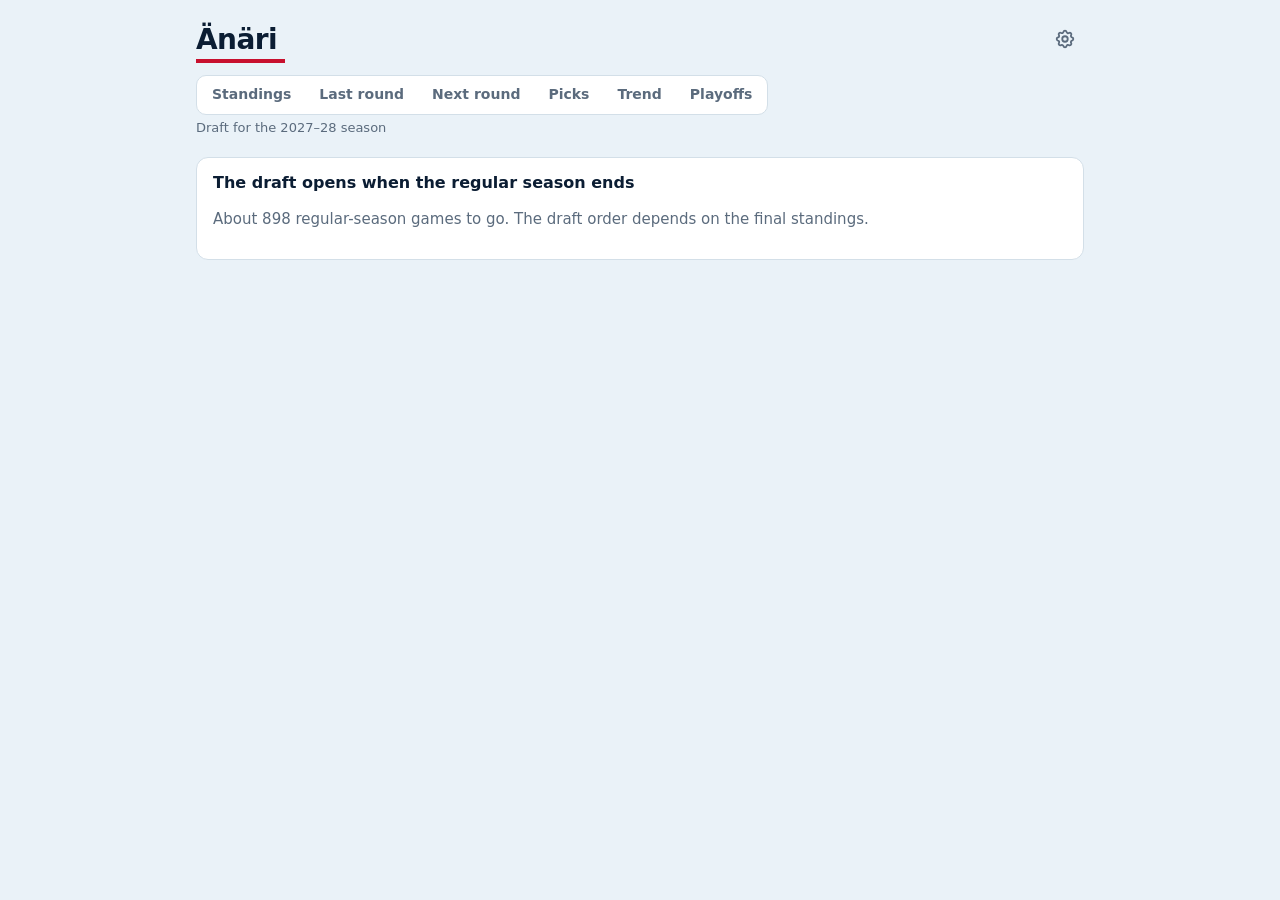
<file: draft.html>
<!doctype html>
<html lang="en">
<head>
  <meta charset="utf-8">
  <meta name="viewport" content="width=device-width, initial-scale=1">
  <title>Änäri next season</title>
  <meta name="theme-color" content="#0f172a">
  <link rel="manifest" href="manifest.json">
  <link rel="icon" href="icons/icon.svg" type="image/svg+xml">
  <link rel="apple-touch-icon" href="icons/apple-touch-icon.png">
  <meta name="apple-mobile-web-app-capable" content="yes">
  <meta name="apple-mobile-web-app-title" content="Änäri">
  <script>document.write(`<link rel="stylesheet" href="style.css?v=${Date.now()}">`)</script>
  <noscript><link rel="stylesheet" href="style.css"></noscript>
  <script>document.write(`<script src="theme.js?v=${Date.now()}"><\/script>`)</script>
  <style>
    #managers { display: flex; flex-wrap: wrap; gap: 8px; }
    button { font: inherit; color: var(--text); background: var(--card); border: 1px solid var(--line); border-radius: 8px; padding: 8px 14px; cursor: pointer; }
    button[aria-pressed="true"] { background: var(--accent-soft); border-color: var(--accent); color: var(--accent); font-weight: 600; }
    #order p { margin: 0 0 6px; }
    #form { display: grid; gap: 12px; margin-top: 12px; }
    .card h4 { margin: 12px 0 6px; font-size: 12px; text-transform: uppercase; letter-spacing: 0.06em; color: var(--muted); }
    .cat-pick { display: flex; flex-wrap: wrap; gap: 6px; }
    .cat-btn { padding: 7px 10px; font-size: 14px; }
    .rankno { display: inline-block; min-width: 18px; margin-right: 6px; border-radius: 9px; background: var(--accent); color: var(--card); font-size: 12px; text-align: center; }
    fieldset.cat { border: 0; border-top: 1px solid var(--line); margin: 0; padding: 10px 0 4px; }
    fieldset.cat legend { font-weight: 600; padding: 0; }
    fieldset.cat legend small { font-weight: 400; color: var(--muted); }
    label.choice { display: flex; align-items: center; gap: 8px; margin-top: 6px; }
    .ord { width: 30px; color: var(--muted); font-size: 13px; font-variant-numeric: tabular-nums; }
    input[type=text] { flex: 1; min-width: 0; font: inherit; font-size: 16px; color: var(--text); background: var(--bg); border: 1px solid var(--line); border-radius: 8px; padding: 8px 10px; }
    input[type=text]:focus { outline: 2px solid var(--accent); outline-offset: -1px; }
    .hint-line { display: block; color: var(--muted); font-size: 12px; margin: 2px 0 0 38px; }
    .hint-line:empty { display: none; }
    .teams-pick { display: grid; grid-template-columns: repeat(auto-fill, minmax(58px, 1fr)); gap: 6px; }
    .team-btn { padding: 8px 0; font-size: 13px; }
    pre.summary { white-space: pre-wrap; font: 13px/1.5 ui-monospace, SFMono-Regular, Menlo, monospace; background: var(--bg); border: 1px solid var(--line); border-radius: 8px; padding: 10px; margin: 0 0 8px; user-select: all; }
    .actions { display: flex; gap: 8px; align-items: center; }
  </style>
</head>
<body>
  <main>
    <header>
      <h1>Änäri</h1>
      <a href="settings.html" class="settings-link" aria-label="Settings" title="Settings"><svg width="22" height="22" viewBox="0 0 24 24" fill="none" stroke="currentColor" stroke-width="2" stroke-linecap="round" stroke-linejoin="round" aria-hidden="true"><path d="M10.3 4.3c.4-1.8 3-1.8 3.4 0a1.7 1.7 0 0 0 2.6 1.1c1.5-.9 3.3.8 2.4 2.4a1.7 1.7 0 0 0 1 2.5c1.8.4 1.8 3 0 3.4a1.7 1.7 0 0 0-1 2.6c.9 1.5-.9 3.3-2.4 2.4a1.7 1.7 0 0 0-2.6 1c-.4 1.8-3 1.8-3.4 0a1.7 1.7 0 0 0-2.5-1c-1.6.9-3.4-.9-2.4-2.4a1.7 1.7 0 0 0-1.1-2.6c-1.8-.4-1.8-3 0-3.4a1.7 1.7 0 0 0 1.1-2.5c-1-1.6.8-3.4 2.4-2.4 1 .6 2.3.1 2.5-1.1z"/><circle cx="12" cy="12" r="3"/></svg></a>
      <nav class="tabs"><a href="./">Standings</a><a href="round.html">Last<span class="wide"> round</span></a><a href="next.html">Next<span class="wide"> round</span></a><a href="picks.html">Picks</a><a href="trend.html">Trend</a><a href="playoffs.html">Playoffs</a></nav>
      <div id="meta">Loading…</div>
    </header>

    <h2>Draft order</h2>
    <div id="order" class="card"></div>

    <h2>Who's picking?</h2>
    <div id="managers"></div>

    <div id="form"></div>

    <h2>Summary</h2>
    <div id="summary"></div>

    <h2>Draft results</h2>
    <div id="results"></div>

    <footer>
      Player suggestions are this season's NHL players; for prospects who haven't played yet, type the name. Within a category no two managers get the same pick; the same player can still go in different categories.
    </footer>
  </main>
  <script>
    // Version tag on every load so an update is never served from a stale cache
    for (const src of ["score.js", "draft.js"]) {
      const s = document.createElement("script");
      s.src = `${src}?v=${Date.now()}`;
      s.async = false;
      document.body.append(s);
    }
    if ("serviceWorker" in navigator) navigator.serviceWorker.register("service-worker.js");
  </script>
</body>
</html>
</file>
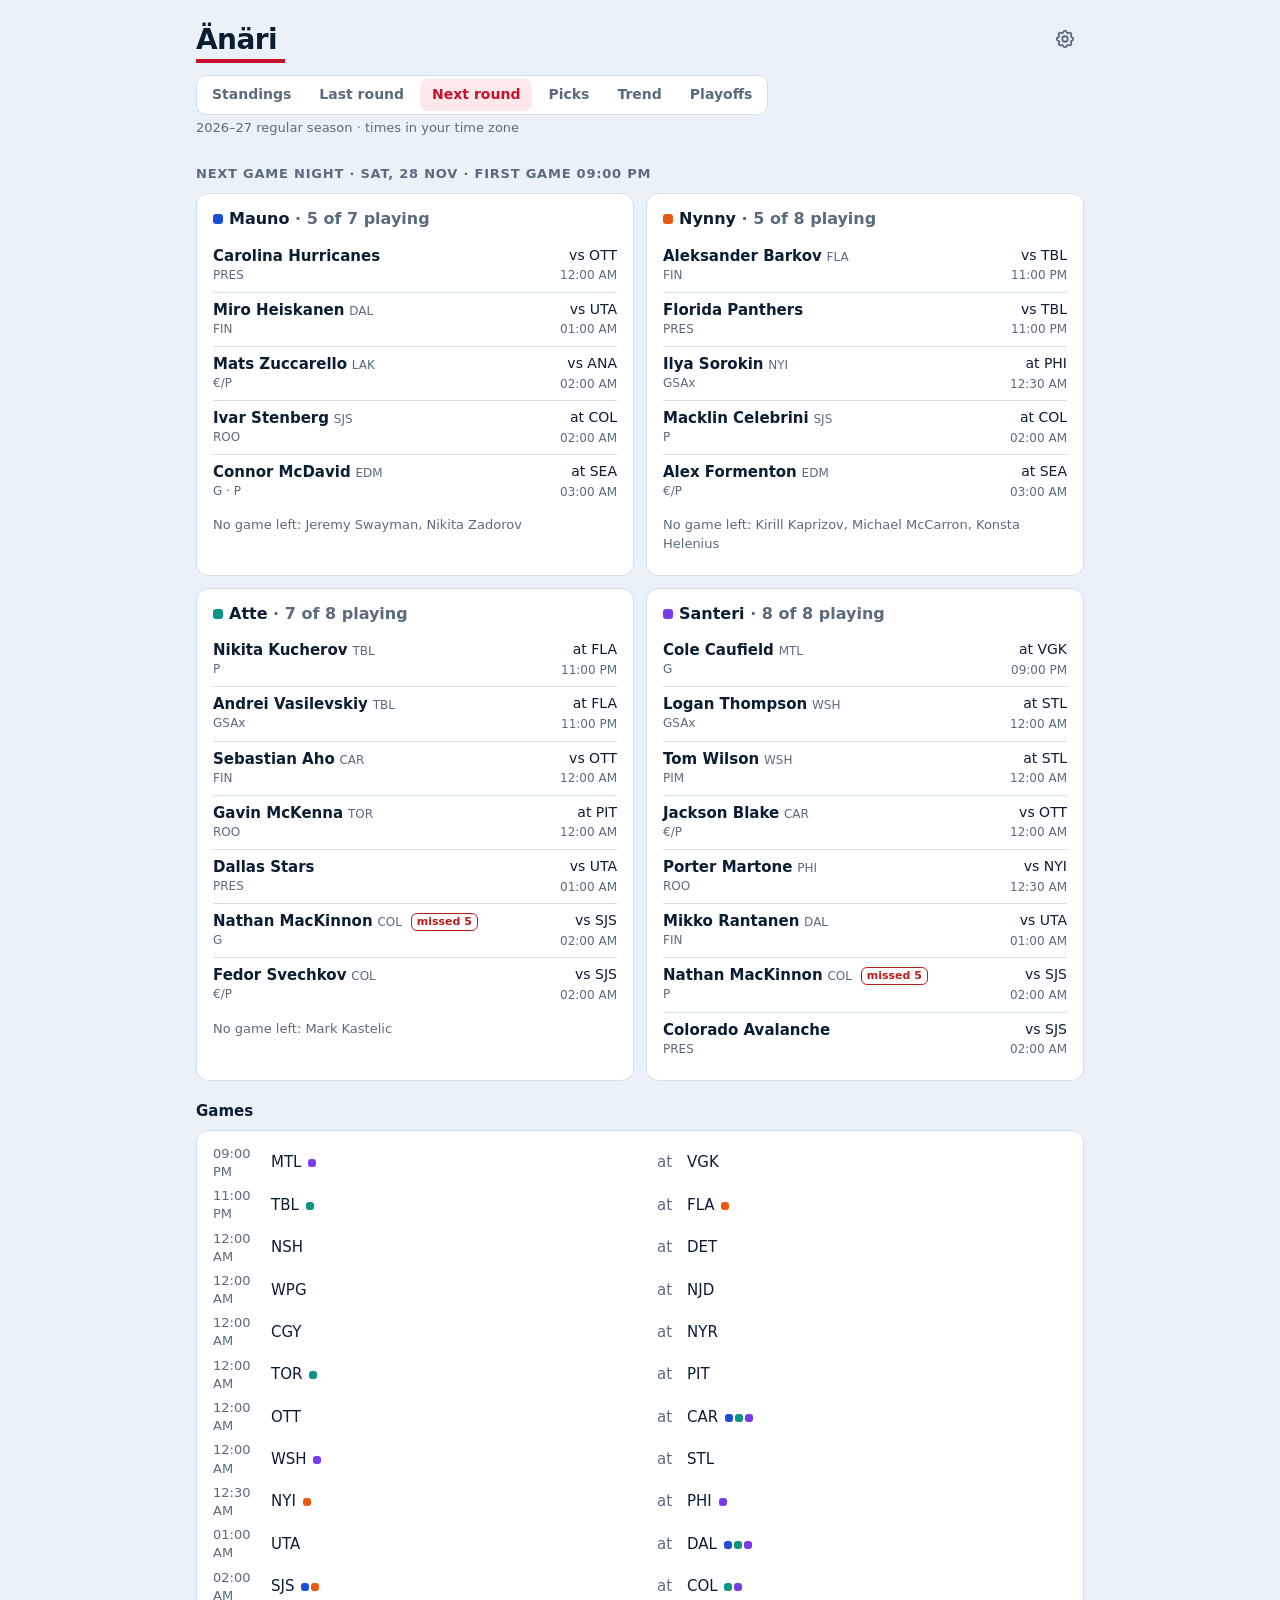
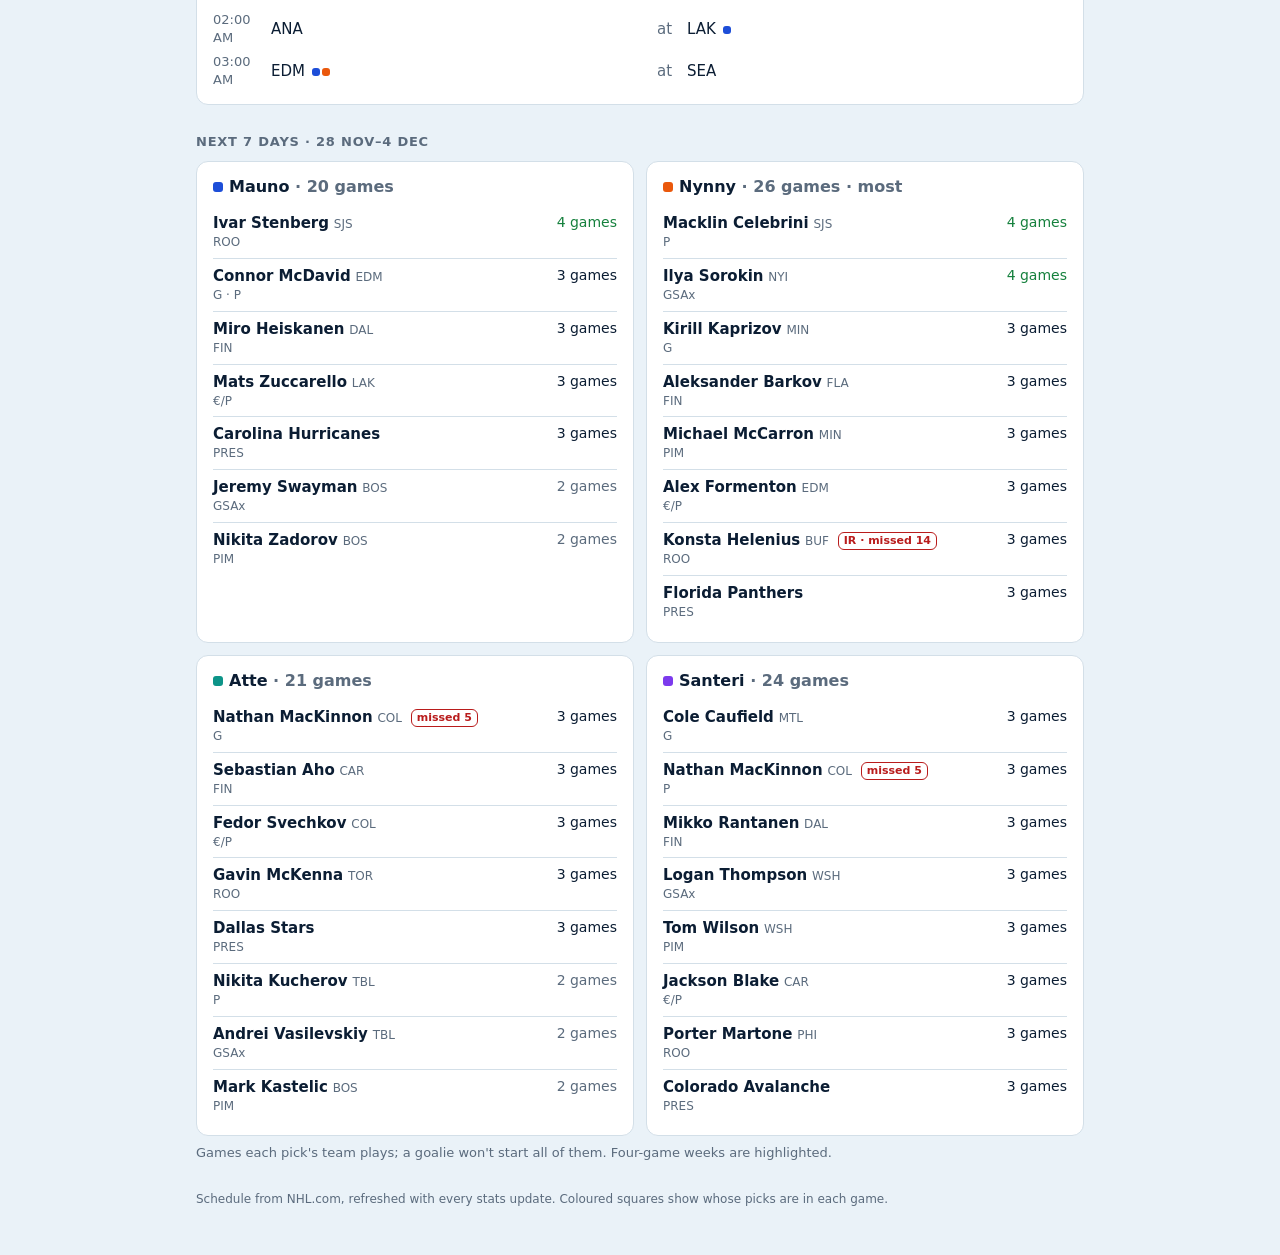
<file: next.html>
<!doctype html>
<html lang="en">
<head>
  <meta charset="utf-8">
  <meta name="viewport" content="width=device-width, initial-scale=1">
  <title>Änäri next round</title>
  <meta name="theme-color" content="#0f172a">
  <link rel="manifest" href="manifest.json">
  <link rel="icon" href="icons/icon.svg" type="image/svg+xml">
  <link rel="apple-touch-icon" href="icons/apple-touch-icon.png">
  <meta name="apple-mobile-web-app-capable" content="yes">
  <meta name="apple-mobile-web-app-title" content="Änäri">
  <script>document.write(`<link rel="stylesheet" href="style.css?v=${Date.now()}">`)</script>
  <noscript><link rel="stylesheet" href="style.css"></noscript>
  <script>document.write(`<script src="theme.js?v=${Date.now()}"><\/script>`)</script>
  <style>
    ul.lines { list-style: none; margin: 0; padding: 0; }
    ul.lines li { display: flex; justify-content: space-between; gap: 12px; padding: 7px 0; border-top: 1px solid var(--line); }
    ul.lines li:first-child { border-top: 0; }
    ul.lines .val { font-size: 14px; text-align: right; white-space: nowrap; }
    .cats { display: block; }
    h3.sub { font-size: 15px; margin: 20px 0 8px; }
    ul.games { list-style: none; margin: 0; display: grid; gap: 6px; }
    ul.games li { display: grid; grid-template-columns: 52px 1fr 24px 1fr; gap: 6px; align-items: center; font-variant-numeric: tabular-nums; }
    ul.games .time { color: var(--muted); font-size: 13px; }
    ul.games .swatch { margin: 0 0 0 2px; width: 8px; height: 8px; }
  </style>
</head>
<body>
  <main>
    <header>
      <h1>Änäri</h1>
      <a href="settings.html" class="settings-link" aria-label="Settings" title="Settings"><svg width="22" height="22" viewBox="0 0 24 24" fill="none" stroke="currentColor" stroke-width="2" stroke-linecap="round" stroke-linejoin="round" aria-hidden="true"><path d="M10.3 4.3c.4-1.8 3-1.8 3.4 0a1.7 1.7 0 0 0 2.6 1.1c1.5-.9 3.3.8 2.4 2.4a1.7 1.7 0 0 0 1 2.5c1.8.4 1.8 3 0 3.4a1.7 1.7 0 0 0-1 2.6c.9 1.5-.9 3.3-2.4 2.4a1.7 1.7 0 0 0-2.6 1c-.4 1.8-3 1.8-3.4 0a1.7 1.7 0 0 0-2.5-1c-1.6.9-3.4-.9-2.4-2.4a1.7 1.7 0 0 0-1.1-2.6c-1.8-.4-1.8-3 0-3.4a1.7 1.7 0 0 0 1.1-2.5c-1-1.6.8-3.4 2.4-2.4 1 .6 2.3.1 2.5-1.1z"/><circle cx="12" cy="12" r="3"/></svg></a>
      <nav class="tabs"><a href="./">Standings</a><a href="round.html">Last<span class="wide"> round</span></a><a href="next.html" aria-current="page">Next<span class="wide"> round</span></a><a href="picks.html">Picks</a><a href="trend.html">Trend</a><a href="playoffs.html">Playoffs</a></nav>
      <div id="meta">Loading…</div>
    </header>

    <h2 id="night-title">Next game night</h2>
    <div id="night"></div>

    <h2 id="ahead-title">Next 7 days</h2>
    <div id="ahead"></div>

    <footer>
      Schedule from NHL.com, refreshed with every stats update. Coloured squares show whose picks are in each game.
    </footer>
  </main>
  <script>
    // Version tag on every load so an update is never served from a stale cache
    for (const src of ["score.js", "next.js"]) {
      const s = document.createElement("script");
      s.src = `${src}?v=${Date.now()}`;
      s.async = false;
      document.body.append(s);
    }
    if ("serviceWorker" in navigator) navigator.serviceWorker.register("service-worker.js");
  </script>
</body>
</html>
</file>
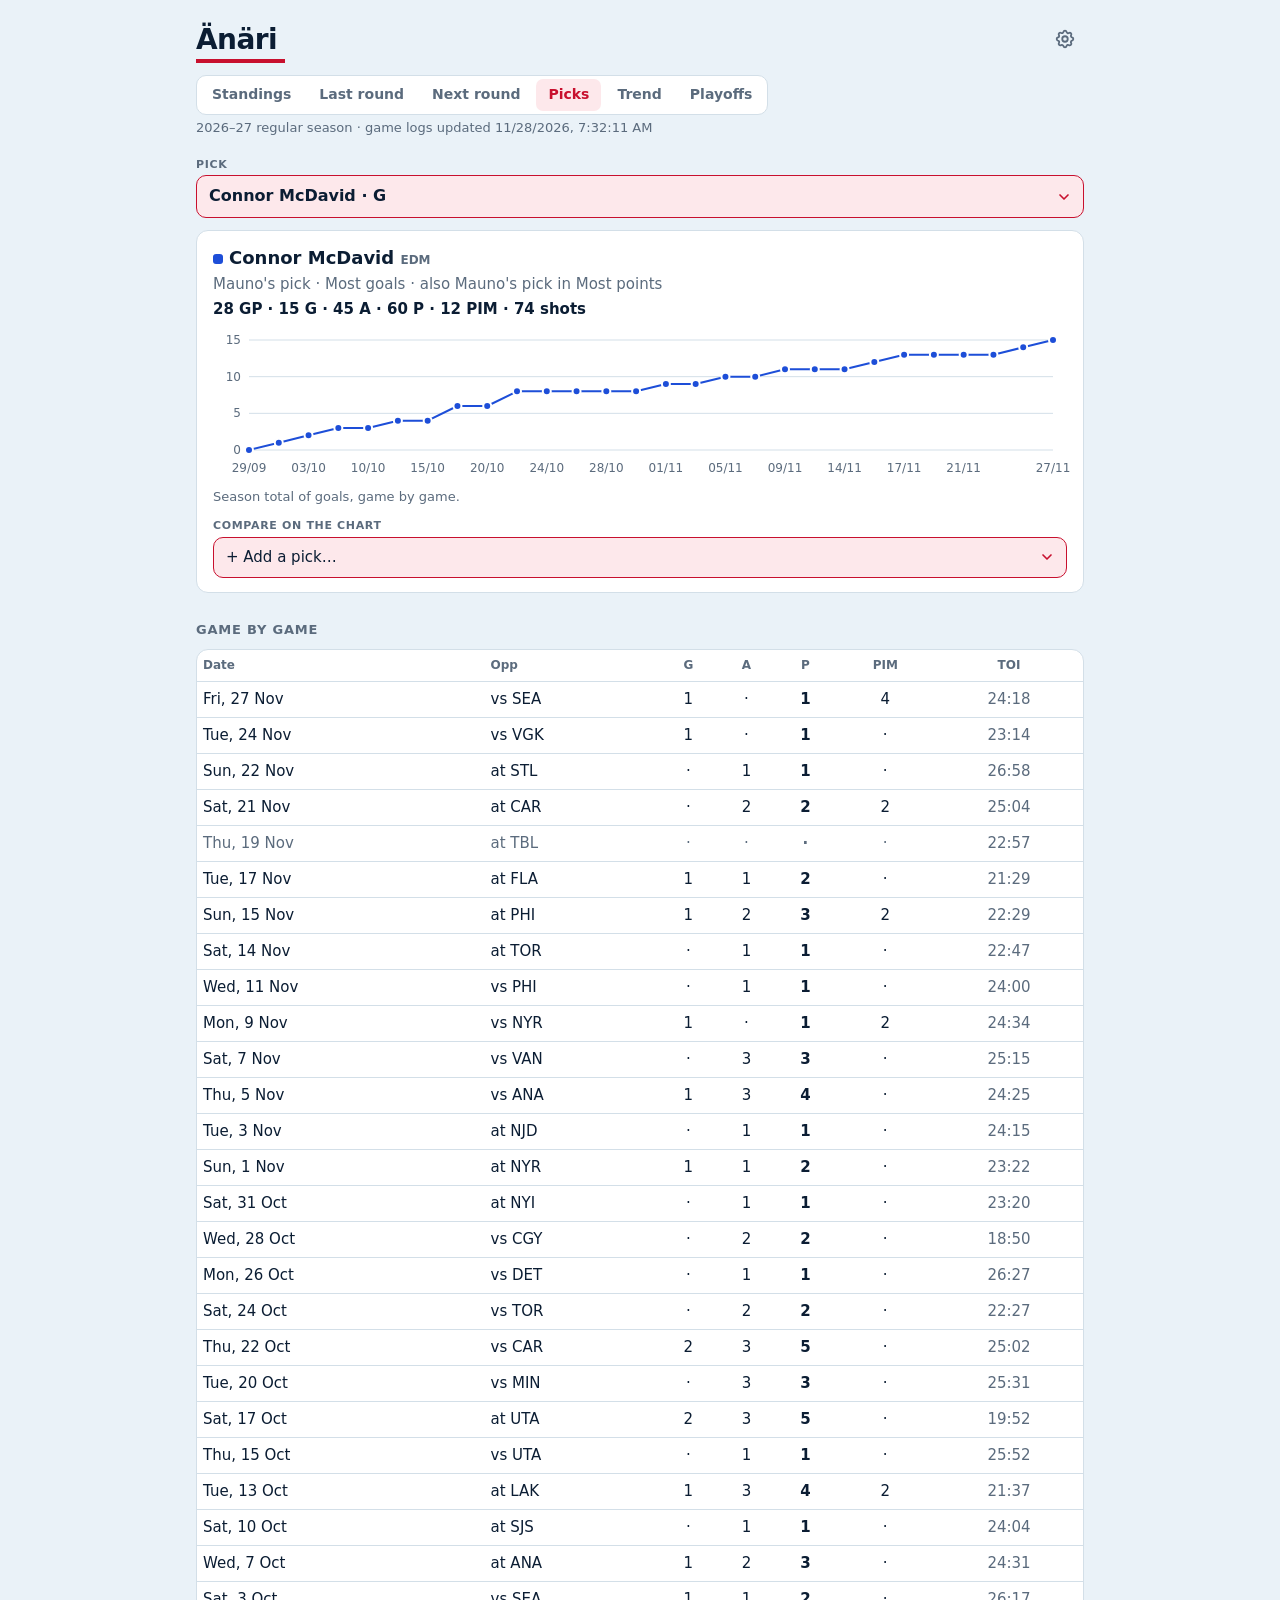
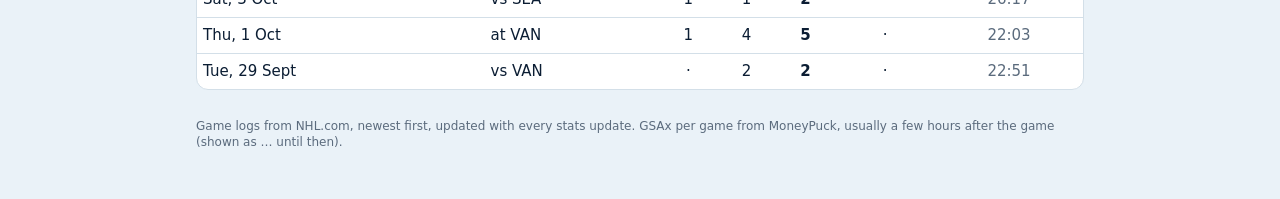
<file: picks.html>
<!doctype html>
<html lang="en">
<head>
  <meta charset="utf-8">
  <meta name="viewport" content="width=device-width, initial-scale=1">
  <title>Änäri picks</title>
  <meta name="theme-color" content="#0f172a">
  <link rel="manifest" href="manifest.json">
  <link rel="icon" href="icons/icon.svg" type="image/svg+xml">
  <link rel="apple-touch-icon" href="icons/apple-touch-icon.png">
  <meta name="apple-mobile-web-app-capable" content="yes">
  <meta name="apple-mobile-web-app-title" content="Änäri">
  <script>document.write(`<link rel="stylesheet" href="style.css?v=${Date.now()}">`)</script>
  <noscript><link rel="stylesheet" href="style.css"></noscript>
  <script>document.write(`<script src="theme.js?v=${Date.now()}"><\/script>`)</script>
  <style>
    #pick-head h3 { margin: 0; font-size: 18px; }
    #pick-head p { margin: 4px 0 0; }
    #pick-head .sum { font-weight: 600; font-variant-numeric: tabular-nums; }
    #pick-chart { margin-top: 10px; }
    table.log th, table.log td { padding: 7px 6px; }
    table.log .l { text-align: left; }
    table.log td.b { font-weight: 700; }
    table.log tr.quiet td { color: var(--muted); }
    table.log small { color: var(--muted); }
    /* Lines on the chart, one chip each; the × removes a comparison */
    #pick-compare .chips { display: flex; flex-wrap: wrap; gap: 6px; margin-top: 10px; }
    #pick-compare .chip { display: inline-flex; align-items: center; gap: 5px; font-size: 13px;
      border: 1px solid var(--line); border-radius: 999px; padding: 3px 4px 3px 10px; }
    #pick-compare .chip small { font-size: 11px; }
    #pick-compare .chip:not(:has(button)) { padding-right: 10px; }
    #pick-compare .chip button { font: inherit; font-size: 16px; line-height: 1; color: var(--muted); background: none;
      border: 0; border-radius: 999px; width: 24px; height: 24px; cursor: pointer; }
    #pick-compare .chip button:hover { background: var(--accent-soft); color: var(--text); }
    #pick-compare .compare-add { margin: 12px 0 0; align-items: flex-end; }
    #pick-compare .compare-add select { font-size: 15px; font-weight: 500; }
    #pick-compare .clear { font: inherit; font-size: 13px; color: var(--muted); background: none;
      border: 1px solid var(--line); border-radius: 8px; padding: 9px 12px; cursor: pointer; }
  </style>
</head>
<body>
  <main>
    <header>
      <h1>Änäri</h1>
      <a href="settings.html" class="settings-link" aria-label="Settings" title="Settings"><svg width="22" height="22" viewBox="0 0 24 24" fill="none" stroke="currentColor" stroke-width="2" stroke-linecap="round" stroke-linejoin="round" aria-hidden="true"><path d="M10.3 4.3c.4-1.8 3-1.8 3.4 0a1.7 1.7 0 0 0 2.6 1.1c1.5-.9 3.3.8 2.4 2.4a1.7 1.7 0 0 0 1 2.5c1.8.4 1.8 3 0 3.4a1.7 1.7 0 0 0-1 2.6c.9 1.5-.9 3.3-2.4 2.4a1.7 1.7 0 0 0-2.6 1c-.4 1.8-3 1.8-3.4 0a1.7 1.7 0 0 0-2.5-1c-1.6.9-3.4-.9-2.4-2.4a1.7 1.7 0 0 0-1.1-2.6c-1.8-.4-1.8-3 0-3.4a1.7 1.7 0 0 0 1.1-2.5c-1-1.6.8-3.4 2.4-2.4 1 .6 2.3.1 2.5-1.1z"/><circle cx="12" cy="12" r="3"/></svg></a>
      <nav class="tabs"><a href="./">Standings</a><a href="round.html">Last<span class="wide"> round</span></a><a href="next.html">Next<span class="wide"> round</span></a><a href="picks.html" aria-current="page">Picks</a><a href="trend.html">Trend</a><a href="playoffs.html">Playoffs</a></nav>
      <div id="meta">Loading…</div>
    </header>

    <div id="pick-controls" class="controls" style="margin-top:16px"></div>

    <div id="content">
      <div class="card" style="margin-top:12px">
        <div id="pick-head"></div>
        <div id="pick-chart"></div>
        <p id="chart-note" class="hint"></p>
        <div id="pick-compare"></div>
      </div>

      <h2>Game by game</h2>
      <div id="log"></div>
    </div>

    <footer>
      Game logs from NHL.com, newest first, updated with every stats update. GSAx per game from MoneyPuck,
      usually a few hours after the game (shown as … until then).
    </footer>
  </main>
  <script>
    // Version tag on every load so an update is never served from a stale cache
    for (const src of ["score.js", "chart.js", "picks.js"]) {
      const s = document.createElement("script");
      s.src = `${src}?v=${Date.now()}`;
      s.async = false;
      document.body.append(s);
    }
    if ("serviceWorker" in navigator) navigator.serviceWorker.register("service-worker.js");
  </script>
</body>
</html>
</file>
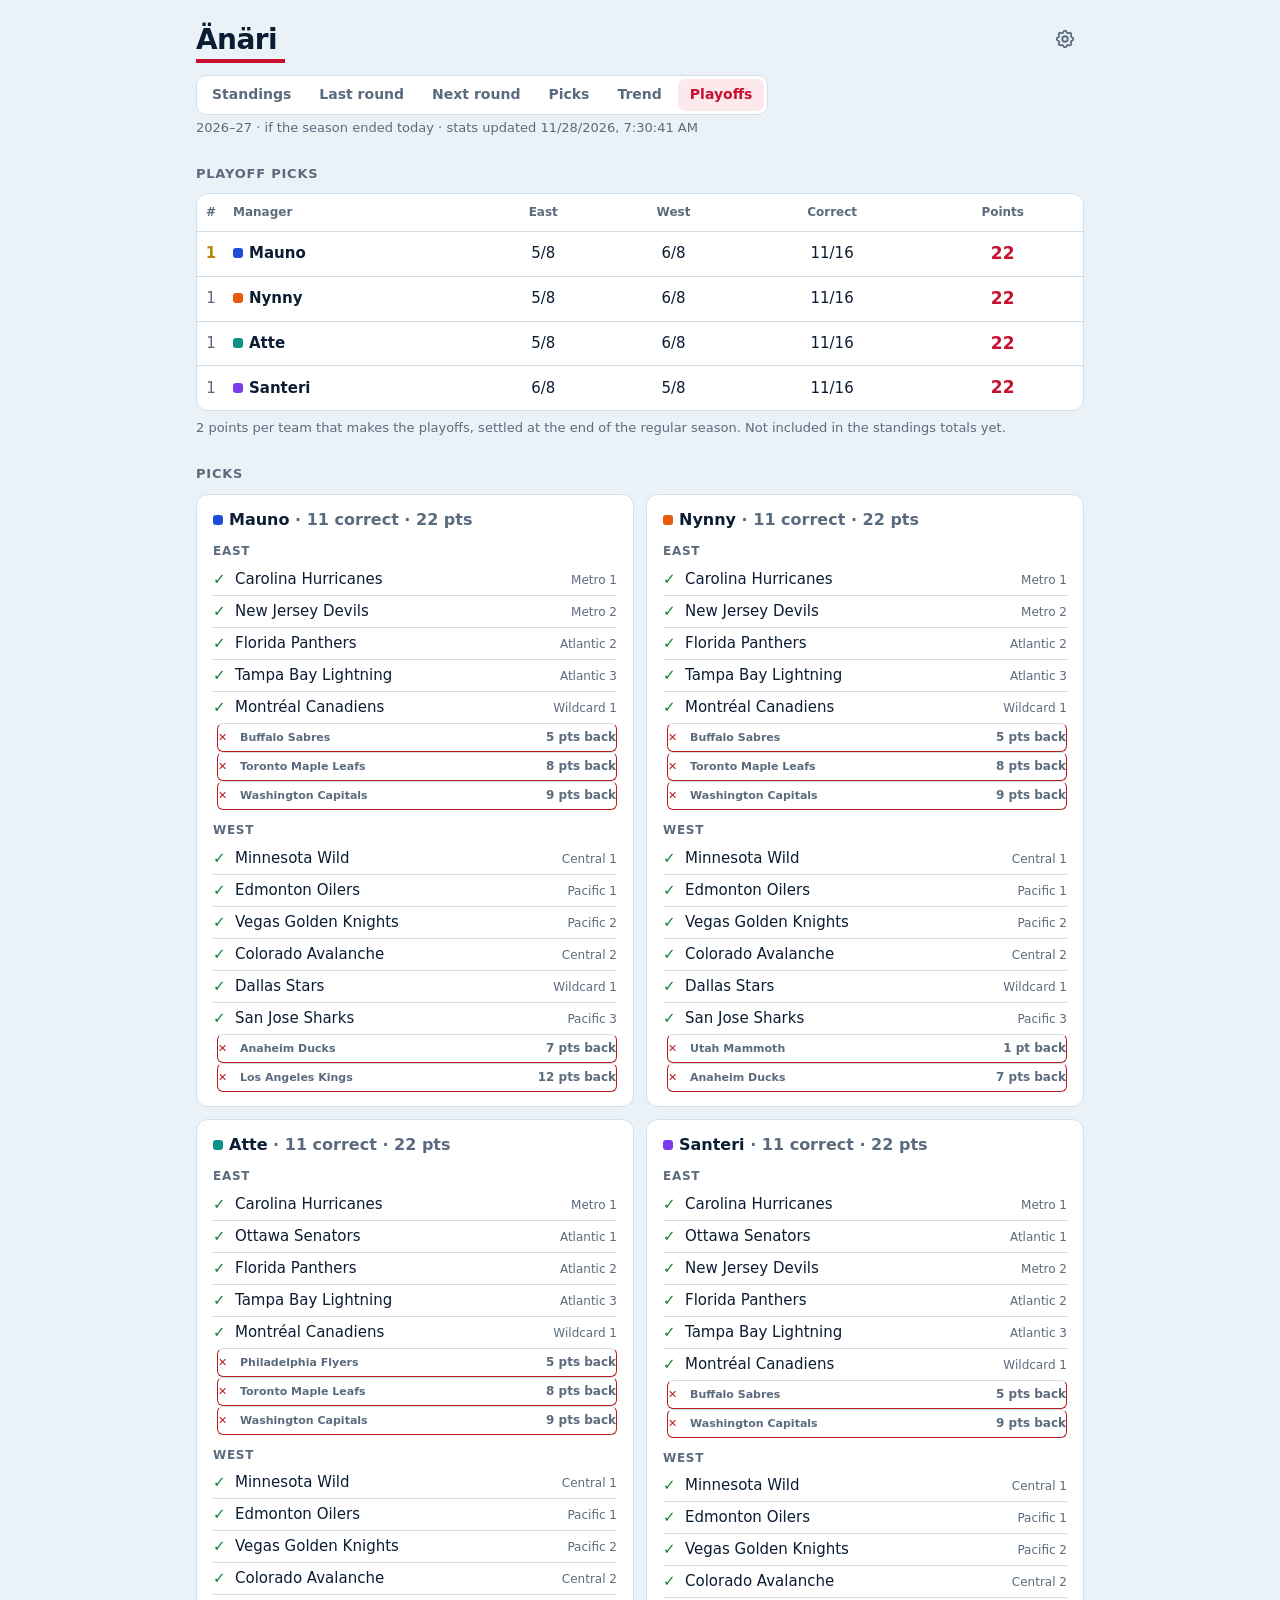
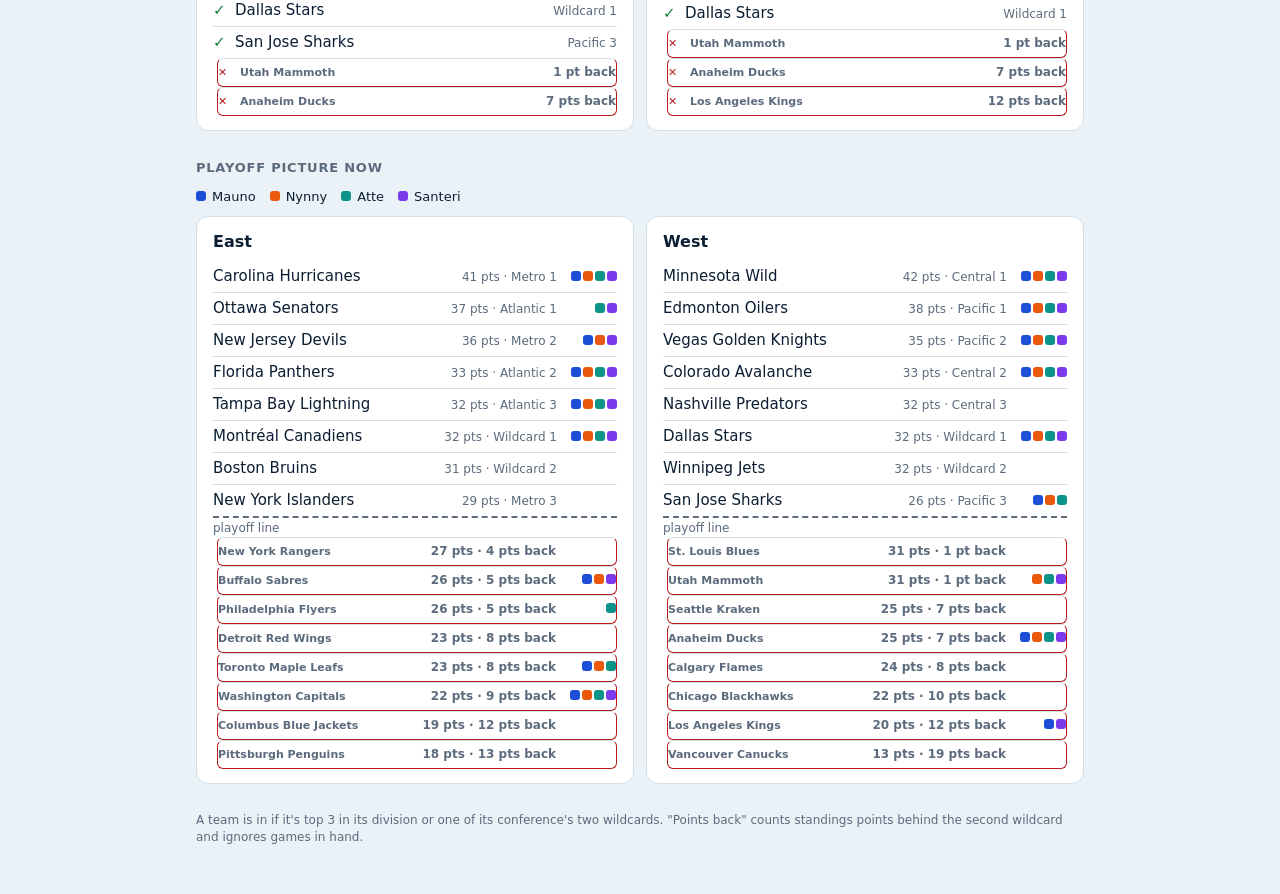
<file: playoffs.html>
<!doctype html>
<html lang="en">
<head>
  <meta charset="utf-8">
  <meta name="viewport" content="width=device-width, initial-scale=1">
  <title>Änäri playoffs</title>
  <meta name="theme-color" content="#0f172a">
  <link rel="manifest" href="manifest.json">
  <link rel="icon" href="icons/icon.svg" type="image/svg+xml">
  <link rel="apple-touch-icon" href="icons/apple-touch-icon.png">
  <meta name="apple-mobile-web-app-capable" content="yes">
  <meta name="apple-mobile-web-app-title" content="Änäri">
  <script>document.write(`<link rel="stylesheet" href="style.css?v=${Date.now()}">`)</script>
  <noscript><link rel="stylesheet" href="style.css"></noscript>
  <script>document.write(`<script src="theme.js?v=${Date.now()}"><\/script>`)</script>
  <style>
    .card h4 { margin: 12px 0 4px; font-size: 12px; text-transform: uppercase; letter-spacing: 0.06em; color: var(--muted); }
    ul.teams { list-style: none; margin: 0; padding: 0; }
    ul.teams li { display: flex; align-items: baseline; gap: 8px; padding: 5px 0; border-top: 1px solid var(--line); }
    ul.teams li:first-child { border-top: 0; }
    ul.teams .name { flex: 1; min-width: 0; }
    ul.teams li.out .name { color: var(--muted); }
    ul.teams .mark { width: 14px; font-weight: 700; }
    ul.teams li.in .mark { color: var(--up); }
    ul.teams li.out .mark { color: var(--down); }
    ul.teams .by { display: inline-flex; gap: 2px; min-width: 52px; justify-content: flex-end; }
    ul.teams .by .swatch { margin: 0; }
    ul.teams li.cutline { border-top: 2px dashed var(--muted); padding: 2px 0 0; }
    .legend { display: flex; flex-wrap: wrap; gap: 4px 14px; font-size: 13px; margin: 0 0 10px; }
  </style>
</head>
<body>
  <main>
    <header>
      <h1>Änäri</h1>
      <a href="settings.html" class="settings-link" aria-label="Settings" title="Settings"><svg width="22" height="22" viewBox="0 0 24 24" fill="none" stroke="currentColor" stroke-width="2" stroke-linecap="round" stroke-linejoin="round" aria-hidden="true"><path d="M10.3 4.3c.4-1.8 3-1.8 3.4 0a1.7 1.7 0 0 0 2.6 1.1c1.5-.9 3.3.8 2.4 2.4a1.7 1.7 0 0 0 1 2.5c1.8.4 1.8 3 0 3.4a1.7 1.7 0 0 0-1 2.6c.9 1.5-.9 3.3-2.4 2.4a1.7 1.7 0 0 0-2.6 1c-.4 1.8-3 1.8-3.4 0a1.7 1.7 0 0 0-2.5-1c-1.6.9-3.4-.9-2.4-2.4a1.7 1.7 0 0 0-1.1-2.6c-1.8-.4-1.8-3 0-3.4a1.7 1.7 0 0 0 1.1-2.5c-1-1.6.8-3.4 2.4-2.4 1 .6 2.3.1 2.5-1.1z"/><circle cx="12" cy="12" r="3"/></svg></a>
      <nav class="tabs"><a href="./">Standings</a><a href="round.html">Last<span class="wide"> round</span></a><a href="next.html">Next<span class="wide"> round</span></a><a href="picks.html">Picks</a><a href="trend.html">Trend</a><a href="playoffs.html" aria-current="page">Playoffs</a></nav>
      <div id="meta">Loading…</div>
    </header>

    <h2>Playoff picks</h2>
    <div id="summary"></div>
    <p class="hint">2 points per team that makes the playoffs, settled at the end of the regular season. Not included in the standings totals yet.</p>

    <h2>Picks</h2>
    <div id="managers" class="grid"></div>

    <h2>Playoff picture now</h2>
    <div id="legend" class="legend"></div>
    <div id="picture" class="grid"></div>

    <footer>
      <span class="draft-link" hidden><a href="draft.html">Make your picks for next season →</a><br></span>
      A team is in if it's top 3 in its division or one of its conference's two wildcards. "Points back" counts standings points behind the second wildcard and ignores games in hand.
    </footer>
  </main>
  <script>
    // Version tag on every load so an update is never served from a stale cache
    for (const src of ["score.js", "playoffs.js"]) {
      const s = document.createElement("script");
      s.src = `${src}?v=${Date.now()}`;
      s.async = false;
      document.body.append(s);
    }
    if ("serviceWorker" in navigator) navigator.serviceWorker.register("service-worker.js");
  </script>
</body>
</html>
</file>
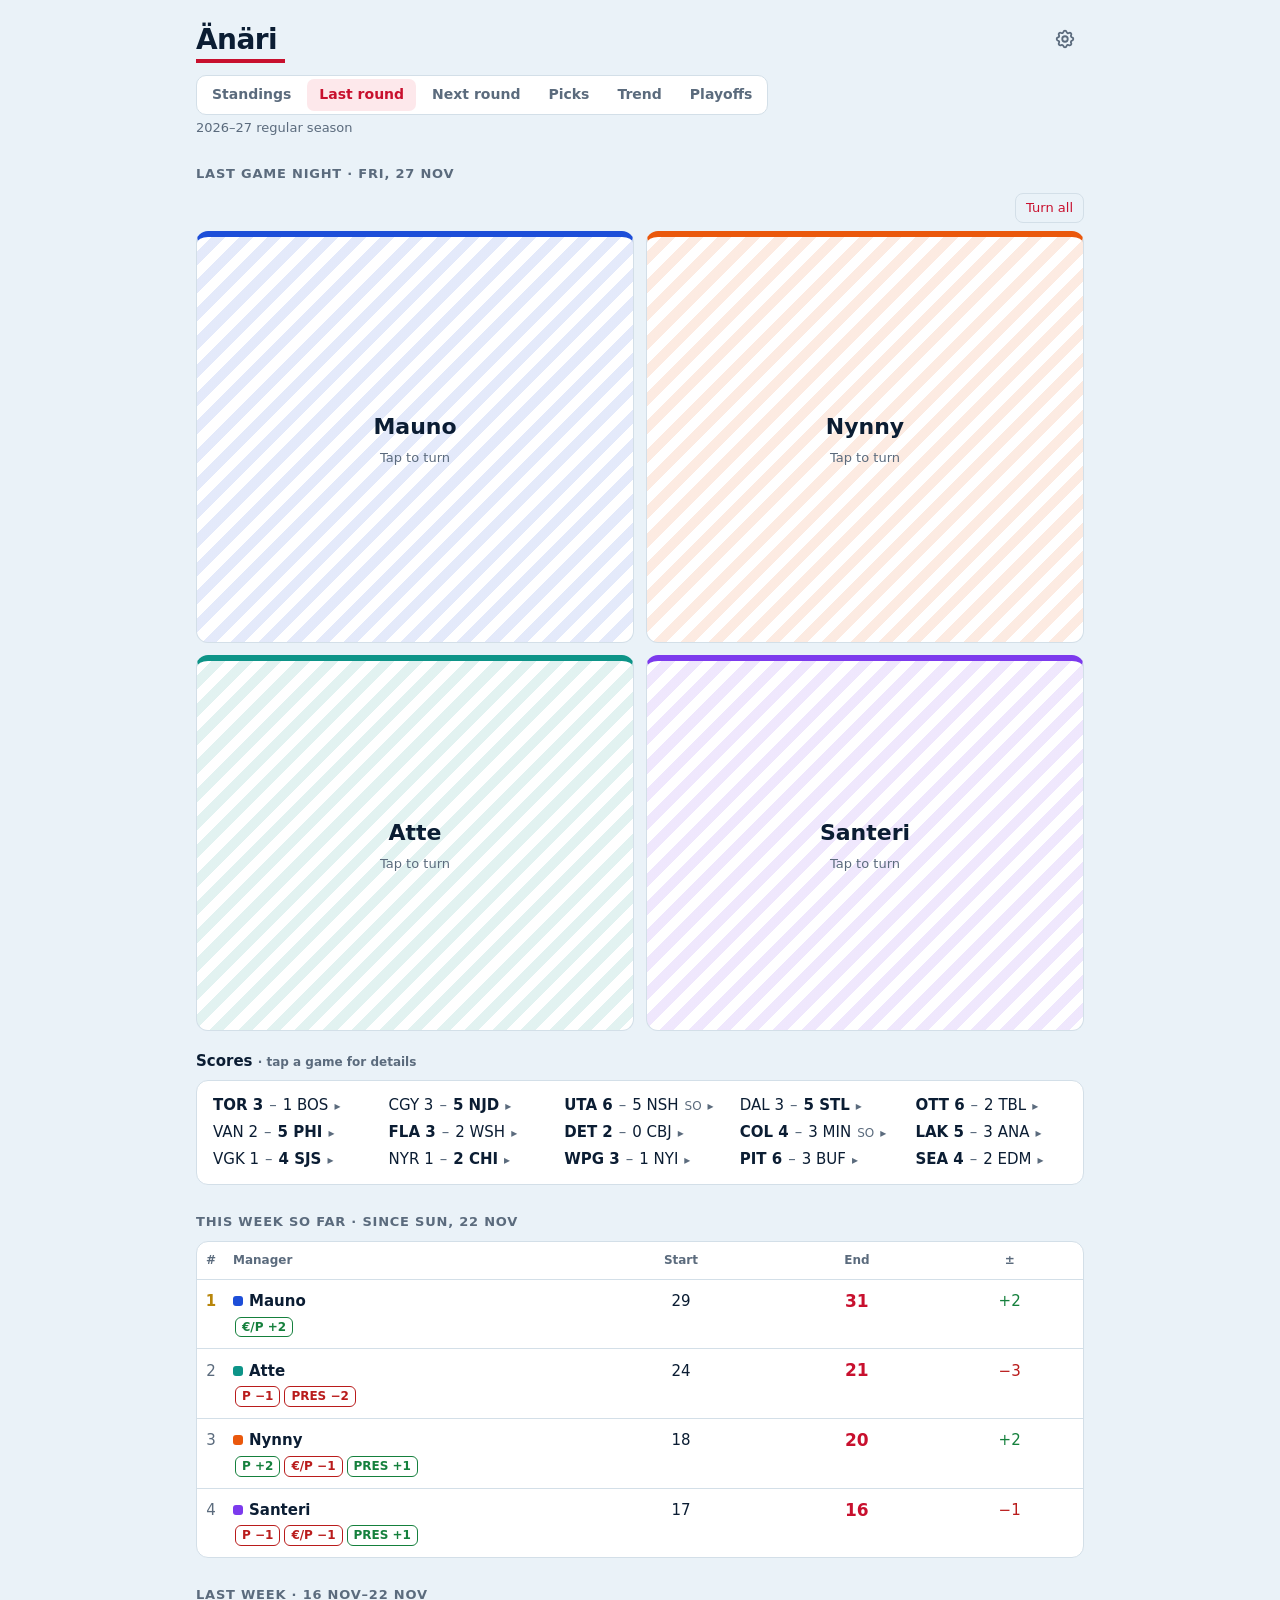
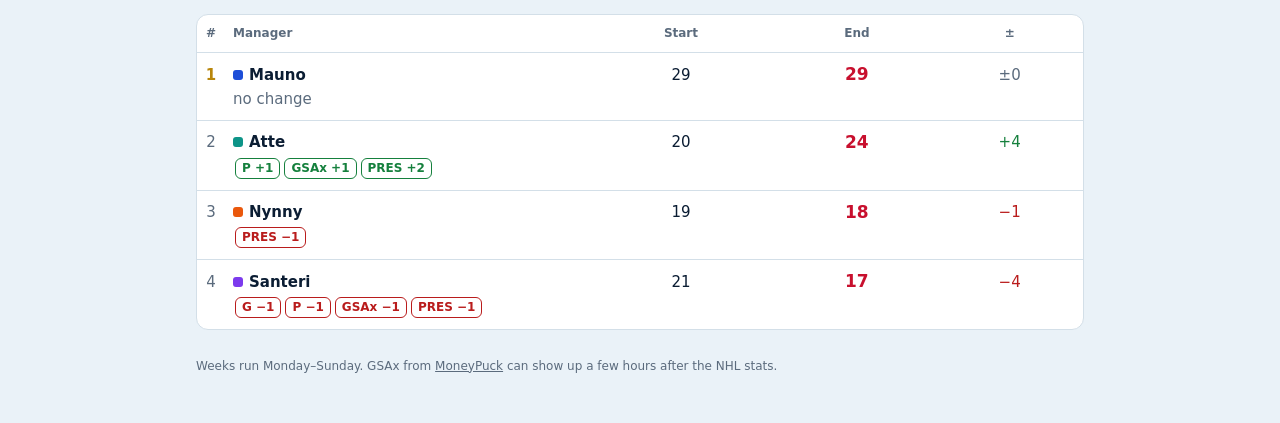
<file: round.html>
<!doctype html>
<html lang="en">
<head>
  <meta charset="utf-8">
  <meta name="viewport" content="width=device-width, initial-scale=1">
  <title>Änäri last round</title>
  <meta name="theme-color" content="#0f172a">
  <link rel="manifest" href="manifest.json">
  <link rel="icon" href="icons/icon.svg" type="image/svg+xml">
  <link rel="apple-touch-icon" href="icons/apple-touch-icon.png">
  <meta name="apple-mobile-web-app-capable" content="yes">
  <meta name="apple-mobile-web-app-title" content="Änäri">
  <script>document.write(`<link rel="stylesheet" href="style.css?v=${Date.now()}">`)</script>
  <noscript><link rel="stylesheet" href="style.css"></noscript>
  <script>document.write(`<script src="theme.js?v=${Date.now()}"><\/script>`)</script>
  <style>
    ul.lines { list-style: none; margin: 0; padding: 0; }
    ul.lines li { display: flex; justify-content: space-between; gap: 12px; padding: 7px 0; border-top: 1px solid var(--line); }
    ul.lines li:first-child { border-top: 0; }
    ul.lines .val { font-size: 14px; }
    .cats { display: block; }
    h3.sub { font-size: 15px; margin: 20px 0 8px; }
    ul.scores { list-style: none; margin: 0; display: grid; gap: 6px 24px; grid-template-columns: repeat(auto-fill, minmax(150px, 1fr)); font-variant-numeric: tabular-nums; }
    ul.scores li { display: flex; gap: 6px; align-items: baseline; }
    ul.scores .win { font-weight: 700; }
    /* Game dropdowns: an open game takes the whole row of the grid */
    ul.scores li.game { display: block; }
    ul.scores li.game:has(details[open]) { grid-column: 1 / -1; }
    ul.scores summary { display: flex; gap: 6px; align-items: baseline; cursor: pointer; list-style: none; }
    ul.scores summary::-webkit-details-marker { display: none; }
    /* Small arrow: points right when closed, down when the game is open */
    ul.scores summary::after { content: "▸"; color: var(--muted); font-size: 12px; }
    ul.scores details[open] summary::after { content: "▾"; }
    .game-details { margin: 8px 0 4px; padding-top: 8px; border-top: 1px solid var(--line); }
    .linescore { overflow-x: auto; margin-bottom: 10px; }
    .linescore table { width: auto; }
    .linescore th, .linescore td { padding: 3px 10px; }
    .linescore tbody th { text-align: left; }
    .linescore .t { font-weight: 700; }
    .linescore .sog { color: var(--muted); border-left: 1px solid var(--line); }
    .box-teams { display: grid; gap: 4px 24px; grid-template-columns: repeat(auto-fit, minmax(220px, 1fr)); }
    .box-teams h4 { margin: 4px 0; font-size: 13px; color: var(--muted); }
    ul.box { list-style: none; margin: 0; padding: 0; font-size: 14px; }
    ul.box li { display: flex; justify-content: space-between; gap: 12px; padding: 3px 0; }
    ul.box .val { white-space: nowrap; }
    .pick-dot { display: inline-block; width: 8px; height: 8px; border-radius: 50%; margin: 0 4px 0 6px; vertical-align: 1px; }
    tr.has-moves > * { border-bottom: 0; padding-bottom: 2px; }
    tr.moves td { text-align: left; white-space: normal; padding-top: 0; }
    .chip { display: inline-block; font-size: 12px; font-weight: 600; padding: 1px 6px; margin: 1px 2px; border-radius: 6px; border: 1px solid currentColor; }
    /* Face-down manager cards on the last game night: tap to turn */
    .flip { perspective: 1200px; cursor: pointer; border-radius: 12px; }
    .flip:focus-visible { outline: 2px solid var(--accent); outline-offset: 2px; }
    .flip-inner { display: grid; transition: transform 0.6s cubic-bezier(.2,.7,.2,1); transform-style: preserve-3d; height: 100%; }
    .flip.open .flip-inner { transform: rotateY(180deg); }
    .flip.open { cursor: default; }
    .flip-inner > .card { grid-area: 1 / 1; backface-visibility: hidden; -webkit-backface-visibility: hidden; }
    .face-up { transform: rotateY(180deg); }
    .face-down { display: flex; flex-direction: column; align-items: center; justify-content: center; gap: 6px; min-height: 140px;
      border-top: 6px solid var(--mc);
      background: repeating-linear-gradient(135deg, var(--card) 0 10px, color-mix(in srgb, var(--mc) 12%, var(--card)) 10px 20px); }
    .fd-name { font-size: 22px; font-weight: 700; }
    .fd-hint { color: var(--muted); font-size: 13px; }
    .flip-all { margin: 0 0 8px; text-align: right; }
    .flip-all button { font: inherit; font-size: 13px; color: var(--accent); background: none; border: 1px solid var(--line); border-radius: 8px; padding: 5px 10px; cursor: pointer; }
    .no-anim .flip-inner { transition: none; }
    .live-badge { display: inline-block; font-size: 11px; font-weight: 700; color: var(--down); border: 1px solid currentColor; border-radius: 6px; padding: 0 5px; margin-left: 4px; }
    .status-note { margin: 0 0 10px; padding: 8px 10px; border-radius: 8px; background: var(--accent-soft); font-size: 13px; }
    /* The day's extra on a card being turned now (see revealStyle in round.js) */
    .reveal-lift .turned-now .flip-inner { transition: none; animation: lift 0.75s cubic-bezier(.3,.7,.2,1) both; }
    .reveal-lift .turned-now .face-up { animation: lift-shadow 0.75s ease; }
    @keyframes lift { from { transform: rotateY(0) scale(1); } 50% { transform: rotateY(90deg) scale(1.1) translateY(-6px); } to { transform: rotateY(180deg) scale(1); } }
    @keyframes lift-shadow { 50% { box-shadow: 0 18px 36px rgb(0 0 0 / .25); } }
    .reveal-lines .turned-now ul.lines li { animation: line-in 0.35s ease both; animation-delay: calc(0.45s + var(--i) * 90ms); }
    @keyframes line-in { from { opacity: 0; transform: translateY(6px); } }
    .reveal-winner .turned-now.win .face-up { animation: win-pulse 1.1s ease 0.6s 2; }
    @keyframes win-pulse { 40% { box-shadow: 0 0 0 4px var(--mc), 0 0 22px 4px color-mix(in srgb, var(--mc) 60%, transparent); } }
    /* ---------- Themed reaction when a turned card shows a gain (themedReaction in round.js) ---------- */
    /* The face-up side is where the Newspaper stamp is positioned */
    .face-up { position: relative; }

    /* Light (rink): a red goal lamp flashes around the card twice.
       4 alternating runs = on, off, on, off, so it ends dark. */
    :root[data-theme="light"] .gain-now .face-up { animation: goal-lamp 0.45s ease-in-out 4 alternate; }
    @keyframes goal-lamp {
      to { box-shadow: 0 0 0 3px #e0102e, 0 0 34px 14px rgb(255 30 30 / 0.55); background: #fff1f2; }
    }

    /* Vaporwave: the name and stat lines flicker on like a neon sign warming up,
       then keep a glow in the manager's color; the lines glitch sideways twice */
    :root[data-theme="vaporwave"] .gain-now .face-up :is(h3, .val) { animation: neon-on 1.3s linear both; }
    @keyframes neon-on {
      0% { opacity: 0.15; } 6% { opacity: 1; } 10% { opacity: 0.2; } 18% { opacity: 1; } 22% { opacity: 0.4; }
      30%, 100% { opacity: 1; text-shadow: 0 0 10px color-mix(in srgb, var(--mc) 70%, transparent); }
    }
    :root[data-theme="vaporwave"] .gain-now .face-up ul.lines { animation: glitch 0.24s steps(2) 0.3s 2; }
    @keyframes glitch {
      0% { transform: translateX(-3px); text-shadow: -2px 0 #ff3d7f, 2px 0 #2ee6e6; }
      100% { transform: translateX(3px); text-shadow: 2px 0 #ff3d7f, -2px 0 #2ee6e6; }
    }

    /* Newspaper: a tilted "Extra!" stamp lands on the card with a thump, and stays */
    :root[data-theme="newspaper"] .stamp {
      position: absolute; top: 10px; right: 12px; pointer-events: none;
      font: 900 15px/1 Georgia, "Times New Roman", serif; text-transform: uppercase; letter-spacing: 0.06em;
      color: #8b1e1e; border: 3px double #8b1e1e; border-radius: 4px; padding: 5px 8px 4px;
      transform: rotate(-8deg); opacity: 0.85;
      animation: stamp-in 0.32s cubic-bezier(.2,.9,.3,1.2) both;
    }
    @keyframes stamp-in { from { transform: rotate(-8deg) scale(2.6); opacity: 0; } }
    :root[data-theme="newspaper"] .flip.stamped { animation: thump 0.2s ease 0.28s; }
    @keyframes thump { 50% { transform: translateY(3px); } }

    @media (prefers-reduced-motion: reduce) {
      .flip-inner { transition: none; }
      .flip, .flip .flip-inner, .flip .face-up, .flip li, .flip ul, .flip h3, .flip .val { animation: none !important; }
      /* The stamp still shows, just without landing */
      .stamp { animation: none !important; }
    }
  </style>
</head>
<body>
  <main>
    <header>
      <h1>Änäri</h1>
      <a href="settings.html" class="settings-link" aria-label="Settings" title="Settings"><svg width="22" height="22" viewBox="0 0 24 24" fill="none" stroke="currentColor" stroke-width="2" stroke-linecap="round" stroke-linejoin="round" aria-hidden="true"><path d="M10.3 4.3c.4-1.8 3-1.8 3.4 0a1.7 1.7 0 0 0 2.6 1.1c1.5-.9 3.3.8 2.4 2.4a1.7 1.7 0 0 0 1 2.5c1.8.4 1.8 3 0 3.4a1.7 1.7 0 0 0-1 2.6c.9 1.5-.9 3.3-2.4 2.4a1.7 1.7 0 0 0-2.6 1c-.4 1.8-3 1.8-3.4 0a1.7 1.7 0 0 0-2.5-1c-1.6.9-3.4-.9-2.4-2.4a1.7 1.7 0 0 0-1.1-2.6c-1.8-.4-1.8-3 0-3.4a1.7 1.7 0 0 0 1.1-2.5c-1-1.6.8-3.4 2.4-2.4 1 .6 2.3.1 2.5-1.1z"/><circle cx="12" cy="12" r="3"/></svg></a>
      <nav class="tabs"><a href="./">Standings</a><a href="round.html" aria-current="page">Last<span class="wide"> round</span></a><a href="next.html">Next<span class="wide"> round</span></a><a href="picks.html">Picks</a><a href="trend.html">Trend</a><a href="playoffs.html">Playoffs</a></nav>
      <div id="meta">Loading…</div>
    </header>

    <h2 id="night-title">Last game night</h2>
    <div id="night"></div>

    <h2 id="week-title">This week so far</h2>
    <div id="week"></div>

    <h2 id="lastweek-title">Last week</h2>
    <div id="lastweek"></div>

    <footer>
      Weeks run Monday–Sunday. GSAx from <a href="https://moneypuck.com/">MoneyPuck</a> can show up a few hours after the NHL stats.
    </footer>
  </main>
  <script>
    // Version tag on every load so an update is never served from a stale cache
    for (const src of ["score.js", "round.js"]) {
      const s = document.createElement("script");
      s.src = `${src}?v=${Date.now()}`;
      s.async = false;
      document.body.append(s);
    }
    if ("serviceWorker" in navigator) navigator.serviceWorker.register("service-worker.js");
  </script>
</body>
</html>
</file>
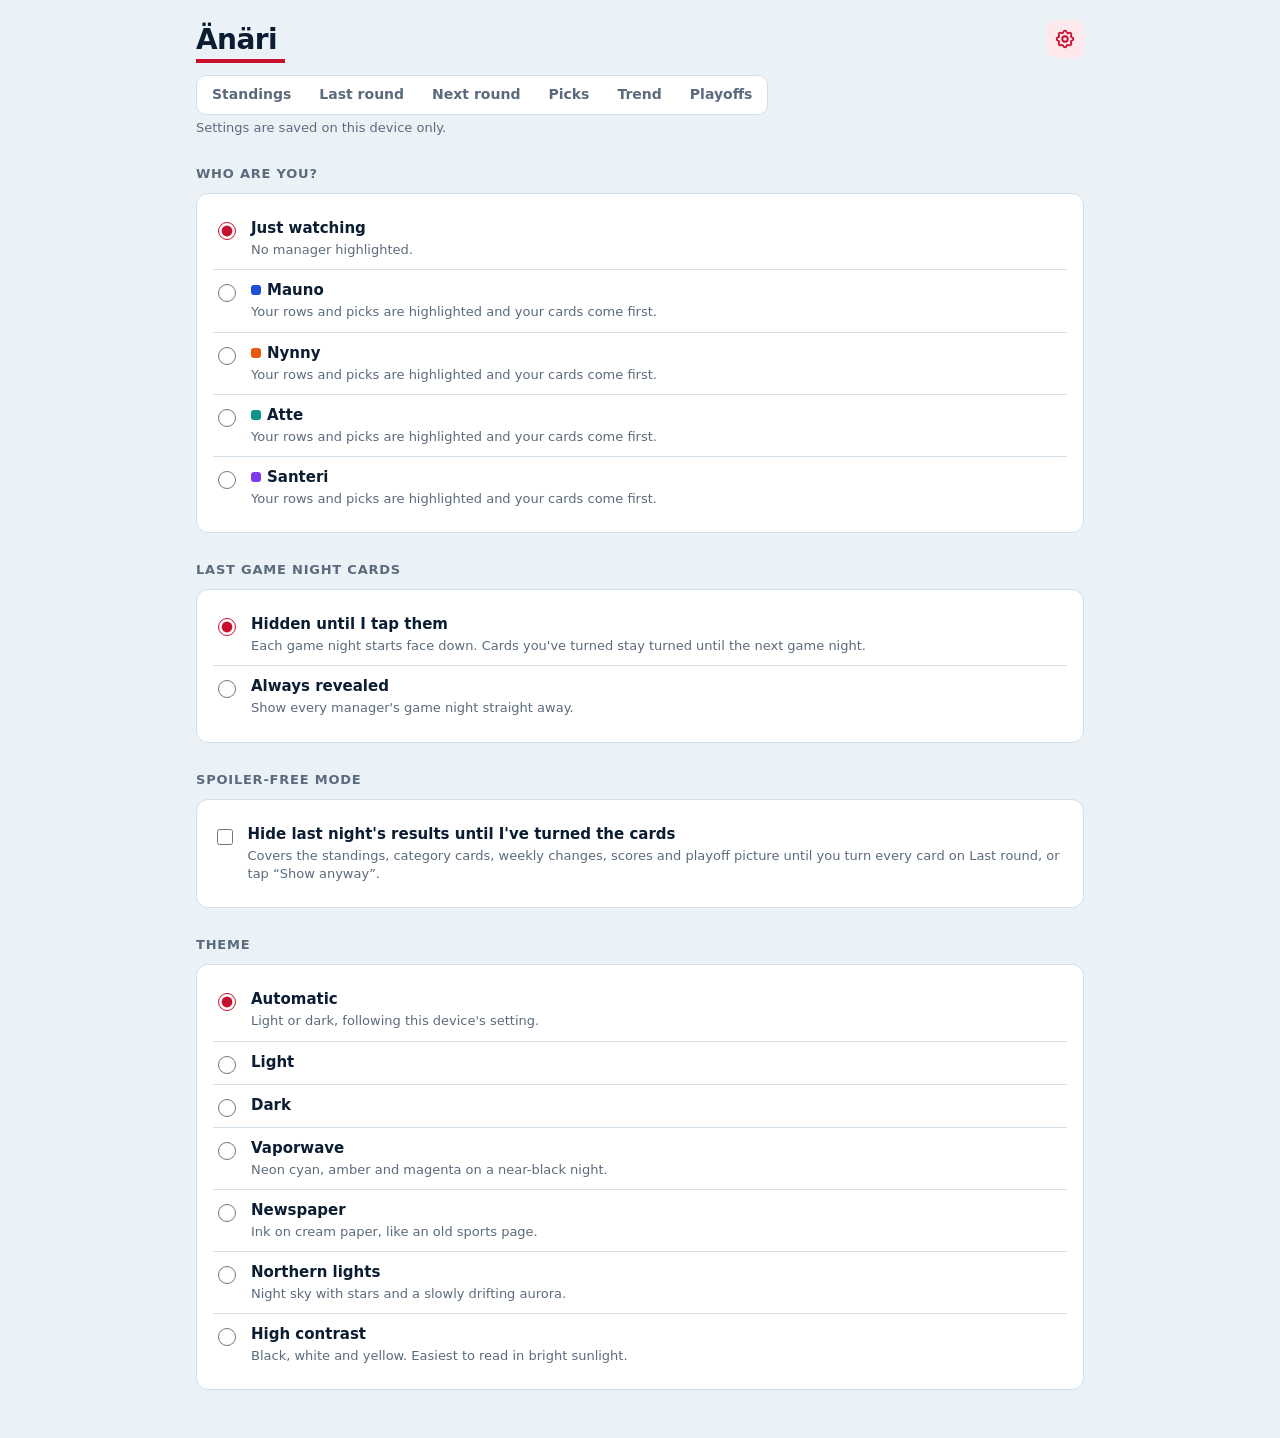
<file: settings.html>
<!doctype html>
<html lang="en">
<head>
  <meta charset="utf-8">
  <meta name="viewport" content="width=device-width, initial-scale=1">
  <title>Änäri settings</title>
  <meta name="theme-color" content="#0f172a">
  <link rel="manifest" href="manifest.json">
  <link rel="icon" href="icons/icon.svg" type="image/svg+xml">
  <link rel="apple-touch-icon" href="icons/apple-touch-icon.png">
  <meta name="apple-mobile-web-app-capable" content="yes">
  <meta name="apple-mobile-web-app-title" content="Änäri">
  <script>document.write(`<link rel="stylesheet" href="style.css?v=${Date.now()}">`)</script>
  <noscript><link rel="stylesheet" href="style.css"></noscript>
  <script>document.write(`<script src="theme.js?v=${Date.now()}"><\/script>`)</script>
  <style>
    .option { display: flex; gap: 12px; align-items: flex-start; padding: 10px 0; border-top: 1px solid var(--line); cursor: pointer; }
    .option:first-child { border-top: 0; }
    .option input:disabled + span { opacity: 0.6; }
    .option input { margin-top: 4px; width: 18px; height: 18px; accent-color: var(--accent); }
    .option small { display: block; color: var(--muted); font-size: 13px; margin-top: 2px; }
    #reset button { font: inherit; color: var(--accent); background: none; border: 1px solid var(--line); border-radius: 8px; padding: 7px 12px; cursor: pointer; margin-top: 10px; }
    #saved { color: var(--up); font-size: 13px; margin-left: 8px; }
  </style>
</head>
<body>
  <main>
    <header>
      <h1>Änäri</h1>
      <a href="settings.html" class="settings-link" aria-current="page" aria-label="Settings" title="Settings"><svg width="22" height="22" viewBox="0 0 24 24" fill="none" stroke="currentColor" stroke-width="2" stroke-linecap="round" stroke-linejoin="round" aria-hidden="true"><path d="M10.3 4.3c.4-1.8 3-1.8 3.4 0a1.7 1.7 0 0 0 2.6 1.1c1.5-.9 3.3.8 2.4 2.4a1.7 1.7 0 0 0 1 2.5c1.8.4 1.8 3 0 3.4a1.7 1.7 0 0 0-1 2.6c.9 1.5-.9 3.3-2.4 2.4a1.7 1.7 0 0 0-2.6 1c-.4 1.8-3 1.8-3.4 0a1.7 1.7 0 0 0-2.5-1c-1.6.9-3.4-.9-2.4-2.4a1.7 1.7 0 0 0-1.1-2.6c-1.8-.4-1.8-3 0-3.4a1.7 1.7 0 0 0 1.1-2.5c-1-1.6.8-3.4 2.4-2.4 1 .6 2.3.1 2.5-1.1z"/><circle cx="12" cy="12" r="3"/></svg></a>
      <nav class="tabs"><a href="./">Standings</a><a href="round.html">Last<span class="wide"> round</span></a><a href="next.html">Next<span class="wide"> round</span></a><a href="picks.html">Picks</a><a href="trend.html">Trend</a><a href="playoffs.html">Playoffs</a></nav>
      <div id="meta">Settings are saved on this device only.</div>
    </header>

    <h2>Who are you? <span id="saved"></span></h2>
    <div class="card"><div id="me"></div></div>

    <h2>Last game night cards</h2>
    <div class="card">
      <div id="cards"></div>
      <div id="reset"></div>
    </div>

    <h2>Spoiler-free mode</h2>
    <div class="card"><div id="spoilers"></div></div>

    <h2>Theme</h2>
    <div class="card"><div id="theme"></div></div>
  </main>
  <script>
    // Version tag on every load so an update is never served from a stale cache
    for (const src of ["score.js", "settings.js"]) {
      const s = document.createElement("script");
      s.src = `${src}?v=${Date.now()}`;
      s.async = false;
      document.body.append(s);
    }
    if ("serviceWorker" in navigator) navigator.serviceWorker.register("service-worker.js");
  </script>
</body>
</html>
</file>
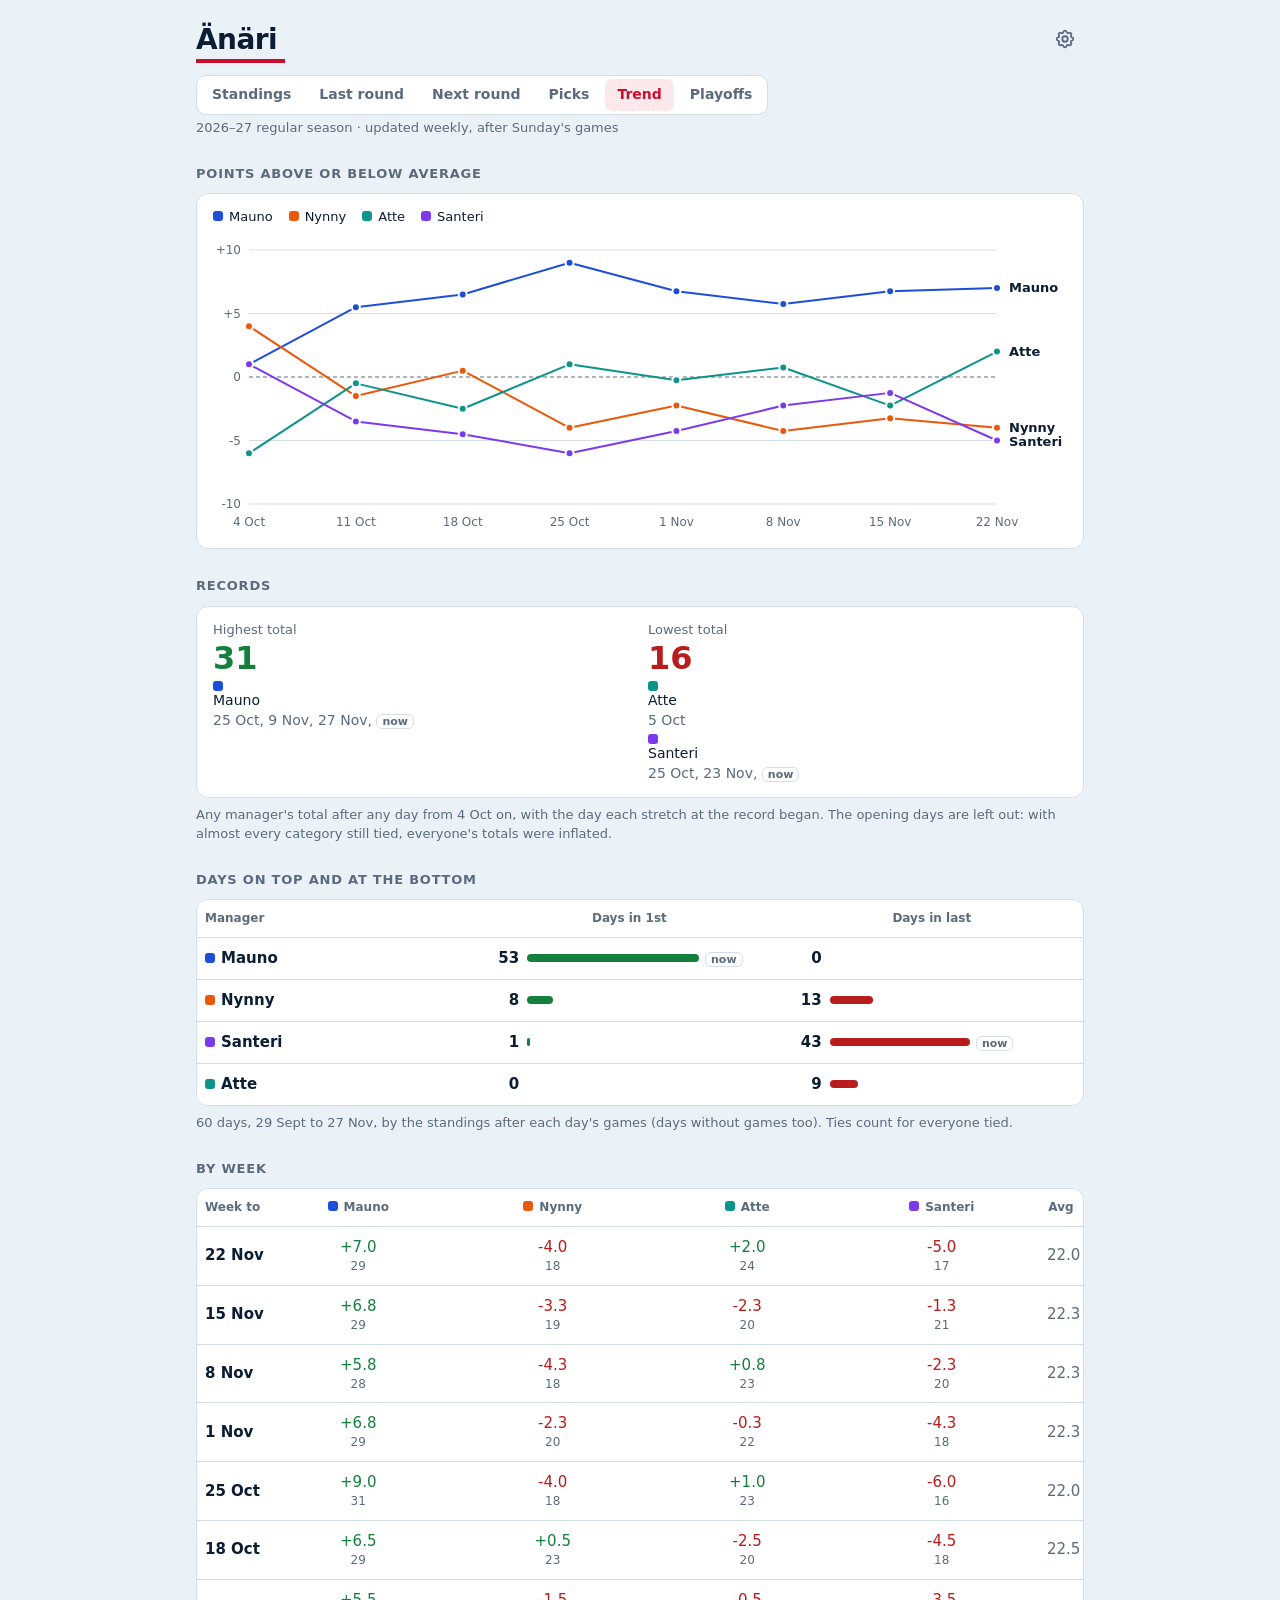
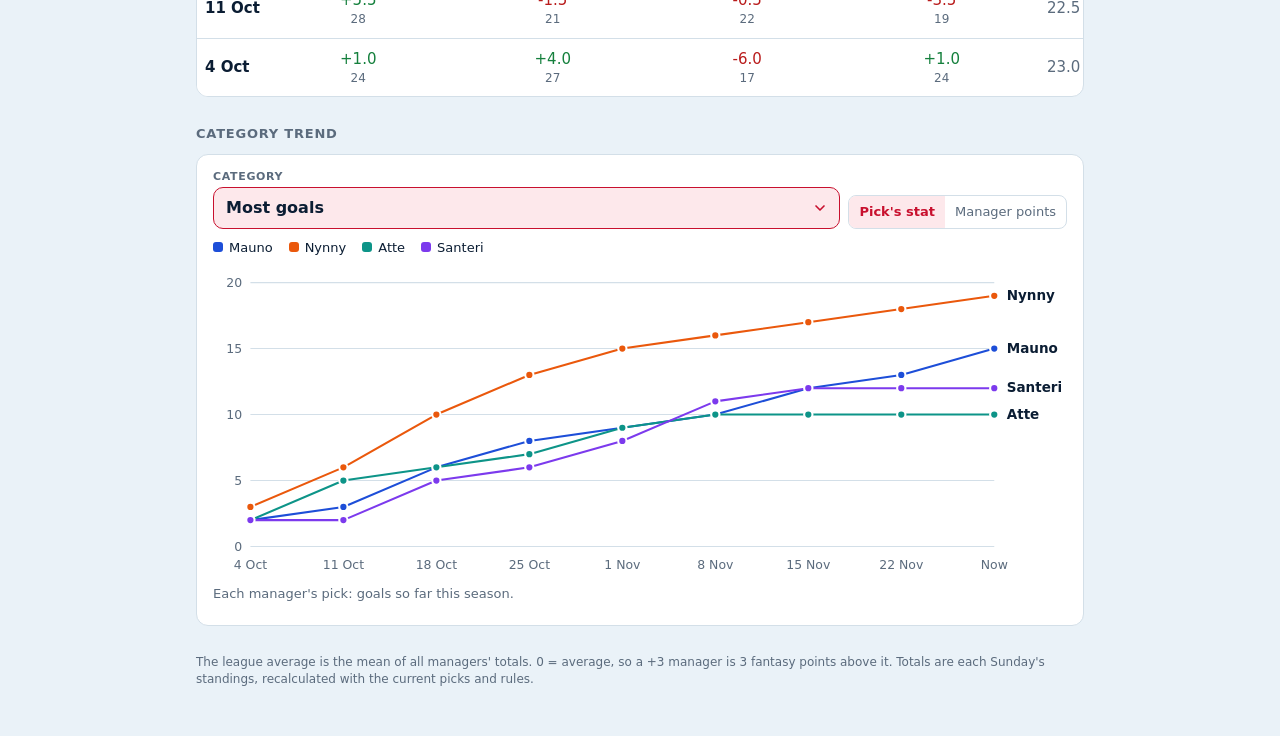
<file: trend.html>
<!doctype html>
<html lang="en">
<head>
  <meta charset="utf-8">
  <meta name="viewport" content="width=device-width, initial-scale=1">
  <title>Änäri trend</title>
  <meta name="theme-color" content="#0f172a">
  <link rel="manifest" href="manifest.json">
  <link rel="icon" href="icons/icon.svg" type="image/svg+xml">
  <link rel="apple-touch-icon" href="icons/apple-touch-icon.png">
  <meta name="apple-mobile-web-app-capable" content="yes">
  <meta name="apple-mobile-web-app-title" content="Änäri">
  <script>document.write(`<link rel="stylesheet" href="style.css?v=${Date.now()}">`)</script>
  <noscript><link rel="stylesheet" href="style.css"></noscript>
  <script>document.write(`<script src="theme.js?v=${Date.now()}"><\/script>`)</script>
  <style>
      td small { display: block; }
      /* By week: fits a phone without scrolling */
      table.weeks { table-layout: fixed; }
      table.weeks th.mgr { width: 64px; }
      table.weeks thead th:last-child { width: 44px; }
      table.days td { text-align: left; }
      table.days .n { display: inline-block; min-width: 2.2em; text-align: right; font-weight: 700; margin-right: 8px; }
      table.days .bar { display: inline-block; height: 8px; border-radius: 4px; vertical-align: 1px; }
      table.days .lead .bar { background: var(--up); }
      table.days .low .bar { background: var(--down); }
      table.days .now { font-size: 11px; font-weight: 600; color: var(--muted); border: 1px solid var(--line); border-radius: 6px; padding: 0 5px; margin-left: 6px; }
      /* Records: highest and lowest total side by side */
      .records { display: grid; grid-template-columns: 1fr 1fr; gap: 16px; }
      .record .label { font-size: 13px; color: var(--muted); }
      .record .value { font-size: 32px; font-weight: 700; line-height: 1.2; }
      .record.high .value { color: var(--up); }
      .record.low .value { color: var(--down); }
      .record .who { font-size: 14px; margin-top: 4px; }
      .record .now { font-size: 11px; font-weight: 600; color: var(--muted); border: 1px solid var(--line); border-radius: 6px; padding: 0 5px; }
      @media (max-width: 560px) {
        table.weeks th, table.weeks td { padding: 8px 2px; font-size: 14px; }
        table.weeks thead th { font-size: 11px; overflow: hidden; text-overflow: ellipsis; }
        table.weeks thead .swatch { display: block; margin: 0 auto 3px; }
        table.weeks th.mgr { width: 50px; padding-left: 8px; position: static; }
        table.weeks thead th:last-child { width: 36px; }
        table.weeks td small { font-size: 11px; }
      }
  </style>
</head>
<body>
  <main>
    <header>
      <h1>Änäri</h1>
      <a href="settings.html" class="settings-link" aria-label="Settings" title="Settings"><svg width="22" height="22" viewBox="0 0 24 24" fill="none" stroke="currentColor" stroke-width="2" stroke-linecap="round" stroke-linejoin="round" aria-hidden="true"><path d="M10.3 4.3c.4-1.8 3-1.8 3.4 0a1.7 1.7 0 0 0 2.6 1.1c1.5-.9 3.3.8 2.4 2.4a1.7 1.7 0 0 0 1 2.5c1.8.4 1.8 3 0 3.4a1.7 1.7 0 0 0-1 2.6c.9 1.5-.9 3.3-2.4 2.4a1.7 1.7 0 0 0-2.6 1c-.4 1.8-3 1.8-3.4 0a1.7 1.7 0 0 0-2.5-1c-1.6.9-3.4-.9-2.4-2.4a1.7 1.7 0 0 0-1.1-2.6c-1.8-.4-1.8-3 0-3.4a1.7 1.7 0 0 0 1.1-2.5c-1-1.6.8-3.4 2.4-2.4 1 .6 2.3.1 2.5-1.1z"/><circle cx="12" cy="12" r="3"/></svg></a>
      <nav class="tabs"><a href="./">Standings</a><a href="round.html">Last<span class="wide"> round</span></a><a href="next.html">Next<span class="wide"> round</span></a><a href="picks.html">Picks</a><a href="trend.html" aria-current="page">Trend</a><a href="playoffs.html">Playoffs</a></nav>
      <div id="meta">Loading…</div>
    </header>

    <h2>Points above or below average</h2>
    <div id="chart" class="card"></div>

    <h2>Records</h2>
    <div id="records"></div>

    <h2>Days on top and at the bottom</h2>
    <div id="days"></div>

    <h2>By week</h2>
    <div id="table"></div>

    <h2>Category trend</h2>
    <div class="card">
      <div id="cat-controls" class="controls"></div>
      <div id="cat-chart"></div>
      <p id="cat-note" class="hint"></p>
    </div>

    <footer>
      The league average is the mean of all managers' totals. 0 = average, so a +3 manager is 3 fantasy points above it.
      Totals are each Sunday's standings, recalculated with the current picks and rules.
    </footer>
  </main>
  <script>
    // Version tag on every load so an update is never served from a stale cache
    for (const src of ["score.js", "chart.js", "trend.js"]) {
      const s = document.createElement("script");
      s.src = `${src}?v=${Date.now()}`;
      s.async = false;
      document.body.append(s);
    }
    if ("serviceWorker" in navigator) navigator.serviceWorker.register("service-worker.js");
  </script>
</body>
</html>
</file>
<file: style.css>
/* Light theme (the default): ice-rink look, pale ice-blue background
   and goal-line red accent */
:root {
  --bg: #eaf2f8; --card: #fff; --text: #0b1d33; --muted: #5b6b7d; --line: #d3dfe8;
  --accent: #c8102e; --accent-soft: #fde8eb; --warn: #b45309; --gold: #b8860b;
  /* manager series colors: blue, orange, teal, violet */
  --s1: #1d4ed8; --s2: #ea580c; --s3: #0d9488; --s4: #7c3aed;
  --up: #15803d; --down: #b91c1c;
}
/* Red line under the title, like the goal line */
:root[data-theme="light"] header h1 { border-bottom: 4px solid var(--accent); width: fit-content; padding-right: 8px; }
/* Color themes. theme.js sets <html data-theme="..."> from Settings
   ("auto" resolves to light or dark from the device setting).
   color-scheme makes scrollbars and form controls match. */
:root { color-scheme: light; }
:root[data-theme="dark"] {
  color-scheme: dark;
  --bg: #0b1120; --card: #111827; --text: #e5e7eb; --muted: #9ca3af; --line: #1f2937;
  --accent: #60a5fa; --accent-soft: #172554; --warn: #fbbf24; --gold: #facc15;
  --s1: #3987e5; --s2: #d95926; --s3: #199e70; --s4: #c98500;
  --up: #4ade80; --down: #f87171;
}
/* Vaporwave: near-black night with neon used sparingly. Four neons share the work
   (cyan, amber, magenta, periwinkle) instead of everything being pink; the
   orange -> pink -> violet "sunset" gradient marks the title, tabs and section breaks.
   Layout rules shared with Northern lights are under "Neon themes" below. */
:root[data-theme="vaporwave"] {
  color-scheme: dark;
  --bg: #0b0814; --card: #110c1d; --text: #ece8f6; --muted: #9a8fc0; --line: #221a33;
  --accent: #a46bff; --accent-soft: #1c1430; --warn: #ffb347; --gold: #ffc857;
  --s1: #2ee6e6; --s2: #ff9f43; --s3: #ff3d7f; --s4: #8088ff;
  --up: #3df5c8; --down: #ff3d7f;
  --signature: linear-gradient(90deg, #ff9f43, #ff3d7f 50%, #a46bff);
  --glow: 0 0 10px; --glow-mix: 55%;   /* tight, strong neon glow */
  /* Faint violet haze at the top of the page; on <html> so it covers every scroll position */
  min-height: 100%;
  background: radial-gradient(120% 40% at 50% 0%, #2a1340 0%, transparent 70%), #0b0814;
}
/* Heavy title: the hot, loud one of the two neon themes */
:root[data-theme="vaporwave"] header h1 { font-weight: 800; letter-spacing: 0.01em; }
:root[data-theme="vaporwave"] tbody tr:first-child .place { text-shadow: 0 0 8px rgb(255 200 87 / 0.6); }
/* Chart lines glow softly */
:root[data-theme="vaporwave"] .plot polyline { filter: drop-shadow(0 0 3px rgb(255 255 255 / 0.18)); }

/* Northern lights: a near-black northern sky with faint stars and an aurora
   that drifts slowly at the top. Cold and airy where Vaporwave is hot and heavy:
   thin spaced-out title, softer wider glow, ice-white accent that no manager uses.
   Gradient: aurora green -> ice blue -> violet. */
:root[data-theme="aurora"] {
  color-scheme: dark;
  --bg: #060b12; --card: #0b1420; --text: #e6f1ff; --muted: #8299b5; --line: #172536;
  --accent: #d8f3ff; --accent-soft: #132131; --warn: #f5d76e; --gold: #f5d76e;
  --s1: #5cc8ff; --s2: #ff8fab; --s3: #a3e635; --s4: #c08bff;
  --up: #4ff0b4; --down: #ff7a90;
  --signature: linear-gradient(90deg, #4ff0b4, #5cc8ff 50%, #c08bff);
  --glow: 0 0 16px; --glow-mix: 40%;   /* softer, wider glow than Vaporwave */
  min-height: 100%;
  /* Stars: a few tiny dots in a 260px tile repeated over the sky */
  background:
    radial-gradient(1px 1px at 12% 18%, rgb(255 255 255 / 0.7), transparent),
    radial-gradient(1px 1px at 47% 62%, rgb(255 255 255 / 0.5), transparent),
    radial-gradient(1.5px 1.5px at 78% 30%, rgb(255 255 255 / 0.6), transparent),
    radial-gradient(1px 1px at 33% 85%, rgb(255 255 255 / 0.4), transparent),
    radial-gradient(1px 1px at 88% 78%, rgb(255 255 255 / 0.5), transparent),
    #060b12;
  background-size: 260px 260px;
}
/* Thin, widely spaced capitals: Ä N Ä R I */
:root[data-theme="aurora"] header h1 { font-weight: 300; text-transform: uppercase; letter-spacing: 0.35em; }
/* The aurora: two soft curtains of light fixed to the top of the screen, behind
   everything (z-index -1), drifting in opposite directions at different speeds so
   the motion never visibly repeats. Only transform and opacity animate, which
   phones can do cheaply. */
:root[data-theme="aurora"] body::before,
:root[data-theme="aurora"] body::after {
  content: ""; position: fixed; left: -20%; right: -20%; top: -10vh; height: 70vh;
  z-index: -1; pointer-events: none;
  /* Fade the bottom edge out so the light dissolves into the night */
  -webkit-mask-image: linear-gradient(180deg, #000 30%, transparent);
  mask-image: linear-gradient(180deg, #000 30%, transparent);
}
:root[data-theme="aurora"] body::before {
  background:
    radial-gradient(40% 55% at 30% 35%, rgb(79 240 180 / 0.32), transparent 70%),
    radial-gradient(30% 45% at 55% 25%, rgb(92 200 255 / 0.22), transparent 70%);
  animation: aurora-drift 26s ease-in-out infinite alternate;
}
:root[data-theme="aurora"] body::after {
  background:
    radial-gradient(35% 50% at 75% 30%, rgb(192 139 255 / 0.28), transparent 70%),
    radial-gradient(25% 40% at 45% 45%, rgb(79 240 180 / 0.16), transparent 70%);
  animation: aurora-drift 38s ease-in-out infinite alternate-reverse;
}
@keyframes aurora-drift {
  0%   { transform: translateX(-6%) scaleY(0.9);  opacity: 0.7; }
  50%  { transform: translateX(2%)  scaleY(1.15); opacity: 1; }
  100% { transform: translateX(7%)  scaleY(1);    opacity: 0.8; }
}
/* The leader's total on Standings glows slowly, as if breathing (row class "lead", set in app.js) */
:root[data-theme="aurora"] #standings tr.lead .total { animation: breathe 4.5s ease-in-out infinite; }
@keyframes breathe {
  0%, 100% { text-shadow: 0 0 10px color-mix(in srgb, var(--mc, var(--accent)) 30%, transparent); }
  50%      { text-shadow: 0 0 26px var(--mc, var(--accent)),
                          0 0 8px  color-mix(in srgb, var(--mc, var(--accent)) 80%, transparent); }
}
/* Surge: a brighter aurora that rises and fades at the top of the screen when your
   card shows a gain on Last round (added and removed by themedReaction in round.js) */
.aurora-surge {
  position: fixed; left: -10%; right: -10%; top: -10vh; height: 75vh; z-index: -1; pointer-events: none;
  background:
    radial-gradient(45% 55% at 35% 35%, rgb(79 240 180 / 0.55), transparent 70%),
    radial-gradient(35% 50% at 70% 30%, rgb(192 139 255 / 0.45), transparent 70%),
    radial-gradient(30% 40% at 55% 20%, rgb(92 200 255 / 0.35), transparent 70%);
  -webkit-mask-image: linear-gradient(180deg, #000 35%, transparent);
  mask-image: linear-gradient(180deg, #000 35%, transparent);
  animation: surge 3.6s ease-out both;
}
@keyframes surge {
  0%   { opacity: 0; transform: translateY(12%) scaleY(0.8); }
  25%  { opacity: 1; }
  100% { opacity: 0; transform: translateY(-6%) scaleY(1.2); }
}
/* Season-end burst: a full-screen aurora washing up over the page, in front of
   everything but blended with "screen" so the text stays readable (celebrate() in score.js) */
.aurora-burst {
  position: fixed; inset: 0; z-index: 100; pointer-events: none; mix-blend-mode: screen;
  background:
    radial-gradient(40% 60% at 20% 70%, rgb(79 240 180 / 0.55), transparent 70%),
    radial-gradient(35% 55% at 55% 45%, rgb(92 200 255 / 0.45), transparent 70%),
    radial-gradient(40% 60% at 85% 60%, rgb(192 139 255 / 0.5), transparent 70%),
    radial-gradient(30% 40% at 45% 15%, rgb(79 240 180 / 0.35), transparent 70%);
  animation: aurora-burst 5s ease-in-out both;
}
@keyframes aurora-burst {
  0%   { opacity: 0; transform: translateY(40%) scaleY(0.6); }
  30%  { opacity: 1; transform: translateY(5%) scaleY(1.1); }
  60%  { opacity: 0.9; transform: translateY(-5%) scaleY(1.25) translateX(3%); }
  100% { opacity: 0; transform: translateY(-20%) scaleY(1.4) translateX(-2%); }
}
/* Devices set to reduce motion get a still aurora, no breathing and no surges */
@media (prefers-reduced-motion: reduce) {
  :root[data-theme="aurora"] body::before, :root[data-theme="aurora"] body::after,
  :root[data-theme="aurora"] #standings tr.lead .total { animation: none; }
  .aurora-surge, .aurora-burst { display: none; }
}

/* ---------- Neon themes (Vaporwave, Northern lights): shared layout ----------
   Each theme sets --signature (its gradient) and --glow / --glow-mix (glow size
   and strength); these rules do the rest, so a fix here fixes both themes. */
:root:is([data-theme="vaporwave"], [data-theme="aurora"]) body { background: transparent; }
/* Title in the theme's gradient */
:root:is([data-theme="vaporwave"], [data-theme="aurora"]) header h1 {
  background: var(--signature); -webkit-background-clip: text; background-clip: text; color: transparent;
  width: fit-content;
}
/* Tabs: plain text on a thin gradient rule, the current one underlined in the gradient */
:root:is([data-theme="vaporwave"], [data-theme="aurora"]) nav.tabs {
  background: none; border: 0; border-radius: 0; padding: 0; width: 100%;
  border-bottom: 1px solid; border-image: var(--signature) 1;
}
:root:is([data-theme="vaporwave"], [data-theme="aurora"]) nav.tabs a { border-radius: 0; padding-bottom: 9px; }
:root:is([data-theme="vaporwave"], [data-theme="aurora"]) nav.tabs a[aria-current="page"] {
  color: var(--text); background: var(--signature) bottom / 100% 3px no-repeat;
}
/* Section headings sit under a gradient divider, in plain sentence case */
:root:is([data-theme="vaporwave"], [data-theme="aurora"]) h2 {
  padding-top: 22px; margin-top: 30px; border-top: 1px solid; border-image: var(--signature) 1;
  color: var(--text); font-size: 18px; font-weight: 600; text-transform: none; letter-spacing: 0;
}
/* Each manager's totals and category points glow in their own color
   (--mc is set on the row by mcStyle() in score.js; the accent if missing) */
:root:is([data-theme="vaporwave"], [data-theme="aurora"]) :is(.total, li.scored .pts) {
  color: var(--mc, var(--accent));
  text-shadow: var(--glow) color-mix(in srgb, var(--mc, var(--accent)) var(--glow-mix), transparent);
}
/* Your own row: a faint wash of your color instead of the shared accent */
:root:is([data-theme="vaporwave"], [data-theme="aurora"]) :is(tr.me > *, ol.rank li.me) {
  background: color-mix(in srgb, var(--mc, var(--accent)) 12%, var(--card));
}
/* Panels: barely lifted off the background, rounder corners */
:root:is([data-theme="vaporwave"], [data-theme="aurora"]) :is(.card, .scroll) { border-radius: 14px; }

/* Newspaper: cream paper, ink text, serif type like an old sports page.
   Managers in muted inks: navy, rust, green, plum */
:root[data-theme="newspaper"] {
  color-scheme: light;
  --bg: #f1ece0; --card: #faf7ef; --text: #1c1a17; --muted: #6b645a; --line: #d9d1c0;
  --accent: #8b1e1e; --accent-soft: #efe3d6; --warn: #9a5b13; --gold: #9a7b1c;
  --s1: #1f4e79; --s2: #b4532a; --s3: #3f6b3a; --s4: #7b4b94;
  --up: #2f6b2f; --down: #9b2c2c;
}
:root[data-theme="newspaper"] body { font-family: Georgia, "Times New Roman", serif; }
:root[data-theme="newspaper"] header h1 { font-size: 34px; font-weight: 900; text-transform: uppercase; letter-spacing: 0.04em; }
/* Nearly square corners, like newsprint columns */
:root[data-theme="newspaper"] :is(.card, .scroll, nav.tabs, .banner) { border-radius: 2px; }

/* High contrast: black and white with a yellow accent, easiest to read in sunlight */
:root[data-theme="contrast"] {
  color-scheme: dark;
  --bg: #000; --card: #000; --text: #fff; --muted: #e0e0e0; --line: #fff;
  --accent: #ffff00; --accent-soft: #333300; --warn: #ffd700; --gold: #ffd700;
  --s1: #00bfff; --s2: #ff8c00; --s3: #00ff7f; --s4: #ff69b4;
  --up: #00ff7f; --down: #ff6060;
}
:root[data-theme="contrast"] body { font-weight: 500; }
* { box-sizing: border-box; }
body {
  margin: 0; background: var(--bg); color: var(--text);
  font: 15px/1.4 system-ui, -apple-system, "Segoe UI", Roboto, sans-serif;
}
main { max-width: 920px; margin: 0 auto; padding: 20px 16px 48px; }
header h1 { margin: 0; font-size: 28px; letter-spacing: -0.02em; }
#meta { color: var(--muted); font-size: 13px; margin: 4px 0 20px; }
h2 { font-size: 13px; text-transform: uppercase; letter-spacing: 0.06em; color: var(--muted); margin: 28px 0 10px; }
.card { background: var(--card); border: 1px solid var(--line); border-radius: 12px; padding: 14px 16px; }
small { color: var(--muted); font-size: 12px; }

.scroll { overflow-x: auto; background: var(--card); border: 1px solid var(--line); border-radius: 12px; }
table { border-collapse: collapse; width: 100%; font-variant-numeric: tabular-nums; }
th, td { padding: 10px 8px; text-align: center; border-bottom: 1px solid var(--line); white-space: nowrap; }
thead th { font-size: 12px; color: var(--muted); font-weight: 600; }
tbody tr:last-child > * { border-bottom: 0; }
.mgr { text-align: left; font-weight: 600; position: sticky; left: 0; background: var(--card); }
.place { color: var(--muted); width: 28px; }
.total { font-weight: 700; font-size: 17px; color: var(--accent); }
td.zero { color: var(--muted); opacity: 0.5; }
tbody tr:first-child .place { color: var(--gold); font-weight: 700; }

#categories { display: grid; gap: 12px; grid-template-columns: repeat(auto-fill, minmax(min(100%, 420px), 1fr)); }
.card h3 { margin: 0 0 8px; font-size: 16px; }
.src { font-size: 11px; font-weight: 500; color: var(--muted); border: 1px solid var(--line); border-radius: 6px; padding: 1px 6px; vertical-align: 2px; }
ol.rank { list-style: none; margin: 0; padding: 0; }
ol.rank li {
  display: grid; grid-template-columns: 30px minmax(0, 1fr) auto 34px; gap: 8px; align-items: center;
  padding: 8px 0; border-top: 1px solid var(--line);
}
ol.rank li:first-child { border-top: 0; }
.pl { color: var(--muted); font-variant-numeric: tabular-nums; }
.who { display: flex; flex-direction: column; min-width: 0; }
.pick { color: var(--muted); font-size: 13px; }
@media (max-width: 560px) {
  ol.rank li { grid-template-columns: 30px minmax(0, 1fr) 34px; grid-template-areas: "pl who pts" "pl val pts"; row-gap: 2px; }
  .pl { grid-area: pl; } .who { grid-area: who; } .pts { grid-area: pts; }
  .val { grid-area: val; text-align: left; }
}
.val { text-align: right; font-variant-numeric: tabular-nums; }
.pts { text-align: right; font-weight: 700; color: var(--muted); }
li.scored .pts { color: var(--accent); }
.warn { color: var(--warn); font-size: 12px; }
.best { margin: 8px 0 0; padding: 8px 10px; border-radius: 8px; background: var(--accent-soft); font-size: 13px; }
.best span { color: var(--muted); }
.best summary { cursor: pointer; margin-top: 4px; color: var(--accent); font-weight: 600; }
.best ol { list-style: none; margin: 6px 0 0; padding: 0; display: grid; gap: 4px; }
.best li { display: grid; grid-template-columns: 14px 64px minmax(0, 1fr) auto; grid-template-areas: "slot mgr pick val"; column-gap: 8px; align-items: baseline; }
.best .bslot { grid-area: slot; font-variant-numeric: tabular-nums; }
.best .bmgr { grid-area: mgr; }
.best li .pick { grid-area: pick; color: var(--text); overflow: hidden; text-overflow: ellipsis; white-space: nowrap; }
.best .bval { grid-area: val; text-align: right; font-variant-numeric: tabular-nums; color: var(--text); white-space: nowrap; }
@media (max-width: 560px) {
  .best li { grid-template-columns: 14px minmax(0, 1fr) auto; grid-template-areas: "slot mgr val" "slot pick pick"; }
}
.best li.me { box-shadow: inset 2px 0 0 var(--accent); margin-left: -10px; padding-left: 8px; }
.card.wide { grid-column: 1 / -1; }
.hint { color: var(--muted); font-size: 13px; margin: 8px 0; }
.cands { margin-top: 10px; }
.cands summary { cursor: pointer; font-size: 14px; font-weight: 600; color: var(--accent); }
code { font: 12px ui-monospace, SFMono-Regular, Menlo, monospace; }
code.key { color: var(--muted); user-select: all; overflow-wrap: anywhere; }
footer { margin-top: 28px; color: var(--muted); font-size: 12px; }
footer a { color: inherit; }
/* page navigation */
nav.tabs { display: flex; gap: 4px; margin: 12px 0 4px; padding: 3px; background: var(--card);
  border: 1px solid var(--line); border-radius: 10px; width: fit-content; max-width: 100%; }
nav.tabs a { padding: 6px 12px; border-radius: 7px; color: var(--muted); text-decoration: none; font-size: 14px; font-weight: 600; white-space: nowrap; }
nav.tabs a[aria-current="page"] { background: var(--accent-soft); color: var(--accent); }

.swatch { display: inline-block; width: 10px; height: 10px; border-radius: 3px; margin-right: 6px; vertical-align: 0; }
.up { color: var(--up); } .down { color: var(--down); }
.muted { color: var(--muted); }
.grid { display: grid; gap: 12px; grid-template-columns: repeat(auto-fill, minmax(min(100%, 420px), 1fr)); }

/* Standings fit a phone screen without sideways scrolling */
@media (max-width: 560px) {
  table.standings th, table.standings td { padding: 8px 2px; font-size: 14px; }
  table.standings thead th { font-size: 10px; letter-spacing: -0.01em; }
  table.standings .mgr { position: static; padding-left: 4px; }
  table.standings .place { width: auto; padding: 8px 2px 8px 8px; }
  table.standings .total { font-size: 16px; padding: 8px 6px; }
}

/* Four tabs fit a phone screen */
@media (max-width: 560px) {
  nav.tabs { width: 100%; }
  nav.tabs a { flex: 1; text-align: center; padding: 6px 4px; font-size: 13px; }
}

.gap { color: var(--muted); font-size: 12px; }
@media (max-width: 560px) {
  table.standings.tight th, table.standings.tight td { padding-left: 1px; padding-right: 1px; }
  table.standings.tight .place { padding-left: 6px; }
  table.standings.tight .total { padding: 8px 4px; }
}

/* End-of-season winner banner */
.banner { display: flex; gap: 14px; align-items: center; margin-top: 16px; padding: 14px 16px; border-radius: 12px;
  background: var(--accent-soft); border: 1px solid var(--line); }
.banner .trophy { font-size: 34px; line-height: 1; background: none; border: 0; padding: 0; cursor: pointer; }
.banner .trophy:active { transform: scale(0.9); }
.confetti { position: fixed; inset: 0; width: 100%; height: 100%; pointer-events: none; z-index: 100; }
.banner-title { font-size: 18px; font-weight: 700; }
table.standings .po { border-right: 1px solid var(--line); }

/* Five tabs on a phone: "Last round" / "Next round" shorten to "Last" / "Next" */
@media (max-width: 560px) { nav.tabs .wide { display: none; } }

/* Standings-style tables: fixed side columns, the 8 category columns share
   the rest equally (otherwise G and P get squeezed next to GSAx and PRES) */
table.fixed { table-layout: fixed; }
table.fixed th:first-child { width: 32px; }
table.fixed th.mgr { width: 110px; }
table.fixed th.tot { width: 60px; }
table.fixed th.po { width: 44px; }
@media (max-width: 560px) {
  table.fixed th:first-child { width: 18px; }
  table.fixed th.mgr { width: 58px; }
  table.fixed th.tot { width: 32px; }
  table.fixed th.po { width: 24px; }
  table.fixed thead th { font-size: 9px; letter-spacing: -0.02em; overflow: hidden; text-overflow: clip; }
}

/* Settings gear: its own icon in the header's top right corner */
header { position: relative; }
header h1 { padding-right: 44px; }
.settings-link { position: absolute; top: 0; right: 0; display: inline-flex; align-items: center; justify-content: center;
  width: 38px; height: 38px; border-radius: 10px; color: var(--muted); }
.settings-link:hover { color: var(--text); }
.settings-link[aria-current="page"] { background: var(--accent-soft); color: var(--accent); }

/* "This is me": your row, picks and cards */
tr.me > * { background: var(--accent-soft); }
@media (min-width: 561px) { tr.me .mgr::after { content: " (you)"; color: var(--muted); font-weight: 400; font-size: 11px; } }
ol.rank li.me { background: var(--accent-soft); border-radius: 8px; margin: 0 -8px; padding-left: 8px; padding-right: 8px; }
.card.me, .flip.me .card { box-shadow: inset 0 0 0 2px var(--accent); }

/* Spoiler-free mode */
.spoiler-hidden { display: none !important; }
.spoiler-cover { margin: 8px 0 12px; }
.spoiler-cover p { margin: 6px 0 10px; }
.spoiler-cover a { color: var(--accent); }
.spoiler-cover button { font: inherit; color: var(--accent); background: none; border: 1px solid var(--line); border-radius: 8px; padding: 6px 12px; cursor: pointer; }

/* Line charts (chart.js) */
.legend { display: flex; flex-wrap: wrap; gap: 6px 16px; font-size: 13px; margin-bottom: 8px; }
.plot { position: relative; -webkit-user-select: none; user-select: none; -webkit-touch-callout: none; -webkit-tap-highlight-color: transparent; }
.plot svg { display: block; width: 100%; height: auto; overflow: visible; touch-action: pan-y; }
.gridline { stroke: var(--line); stroke-width: 1; }
.zero { stroke: var(--muted); stroke-width: 1; stroke-dasharray: 4 3; }
.crosshair { stroke: var(--muted); stroke-width: 1; }
.axis { fill: var(--muted); font-size: 12px; font-variant-numeric: tabular-nums; }
.endlabel { fill: var(--text); font-size: 13px; font-weight: 600; }
.dot { stroke: var(--card); stroke-width: 2; }

.tip { position: absolute; top: 0; min-width: 150px; padding: 8px 10px; background: var(--card); border: 1px solid var(--line);
  border-radius: 8px; box-shadow: 0 4px 16px rgb(0 0 0 / 0.15); font-size: 13px; pointer-events: none; }
.tip b { display: block; } .tip .num { font-weight: 700; font-variant-numeric: tabular-nums; }
.tip div { margin-top: 3px; }

/* Dropdowns and two-way switches (Trend, Picks) */
.controls { display: flex; flex-wrap: wrap; gap: 8px; align-items: center; margin-bottom: 10px; }
.sel { display: flex; flex-direction: column; gap: 3px; flex: 1 1 200px; min-width: 0; }
.sel-label { font-size: 11px; font-weight: 600; text-transform: uppercase; letter-spacing: 0.06em; color: var(--muted); }
.sel-box { position: relative; display: block; }
.controls select { appearance: none; -webkit-appearance: none; width: 100%; font: inherit; font-size: 16px; font-weight: 600;
  color: var(--text); background: var(--accent-soft); border: 1.5px solid var(--accent); border-radius: 10px;
  padding: 9px 38px 9px 12px; cursor: pointer; }
.controls select:focus-visible { outline: 2px solid var(--accent); outline-offset: 2px; }
.chev { position: absolute; right: 12px; top: 50%; transform: translateY(-50%); color: var(--accent); pointer-events: none; }
.controls .seg { align-self: flex-end; }
.seg { display: inline-flex; border: 1px solid var(--line); border-radius: 8px; overflow: hidden; }
.seg button { font: inherit; font-size: 13px; color: var(--muted); background: none; border: 0; padding: 7px 10px; cursor: pointer; }
.seg button[aria-pressed="true"] { background: var(--accent-soft); color: var(--accent); font-weight: 600; }
.sr-only { position: absolute; width: 1px; height: 1px; overflow: hidden; clip: rect(0 0 0 0); }

/* Six tabs fit a phone screen without scrolling: they share the width by text length */
@media (max-width: 560px) {
  nav.tabs { gap: 2px; }
  nav.tabs a { flex: 1 1 auto; padding: 6px 3px; font-size: 13px; letter-spacing: -0.01em; }
}
@media (max-width: 350px) { nav.tabs a { font-size: 12px; padding: 6px 2px; } }

/* A pick who's missed his team's latest games */
.out { display: inline-block; margin-left: 4px; padding: 0 5px; border: 1px solid currentColor; border-radius: 6px;
  color: var(--down); font-size: 11px; font-weight: 600; line-height: 16px; white-space: nowrap; vertical-align: 1px; }
</file>
